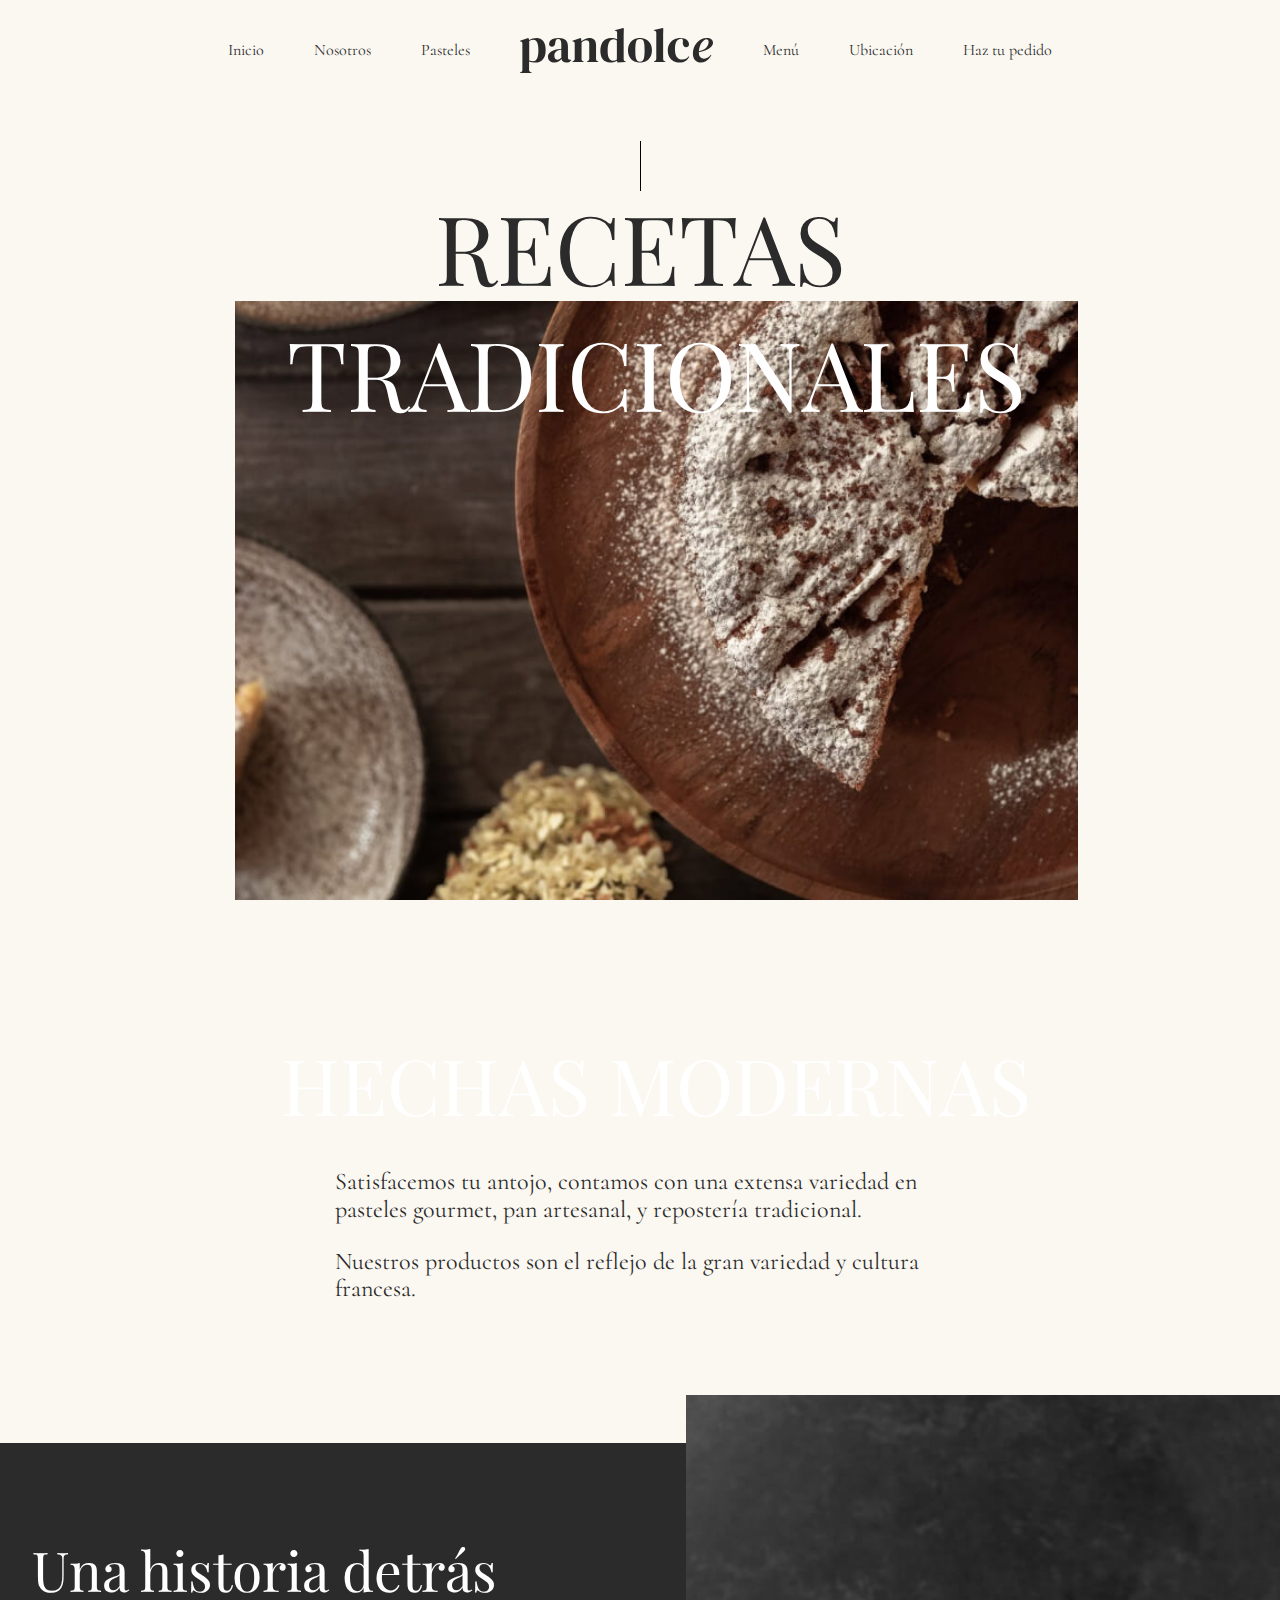
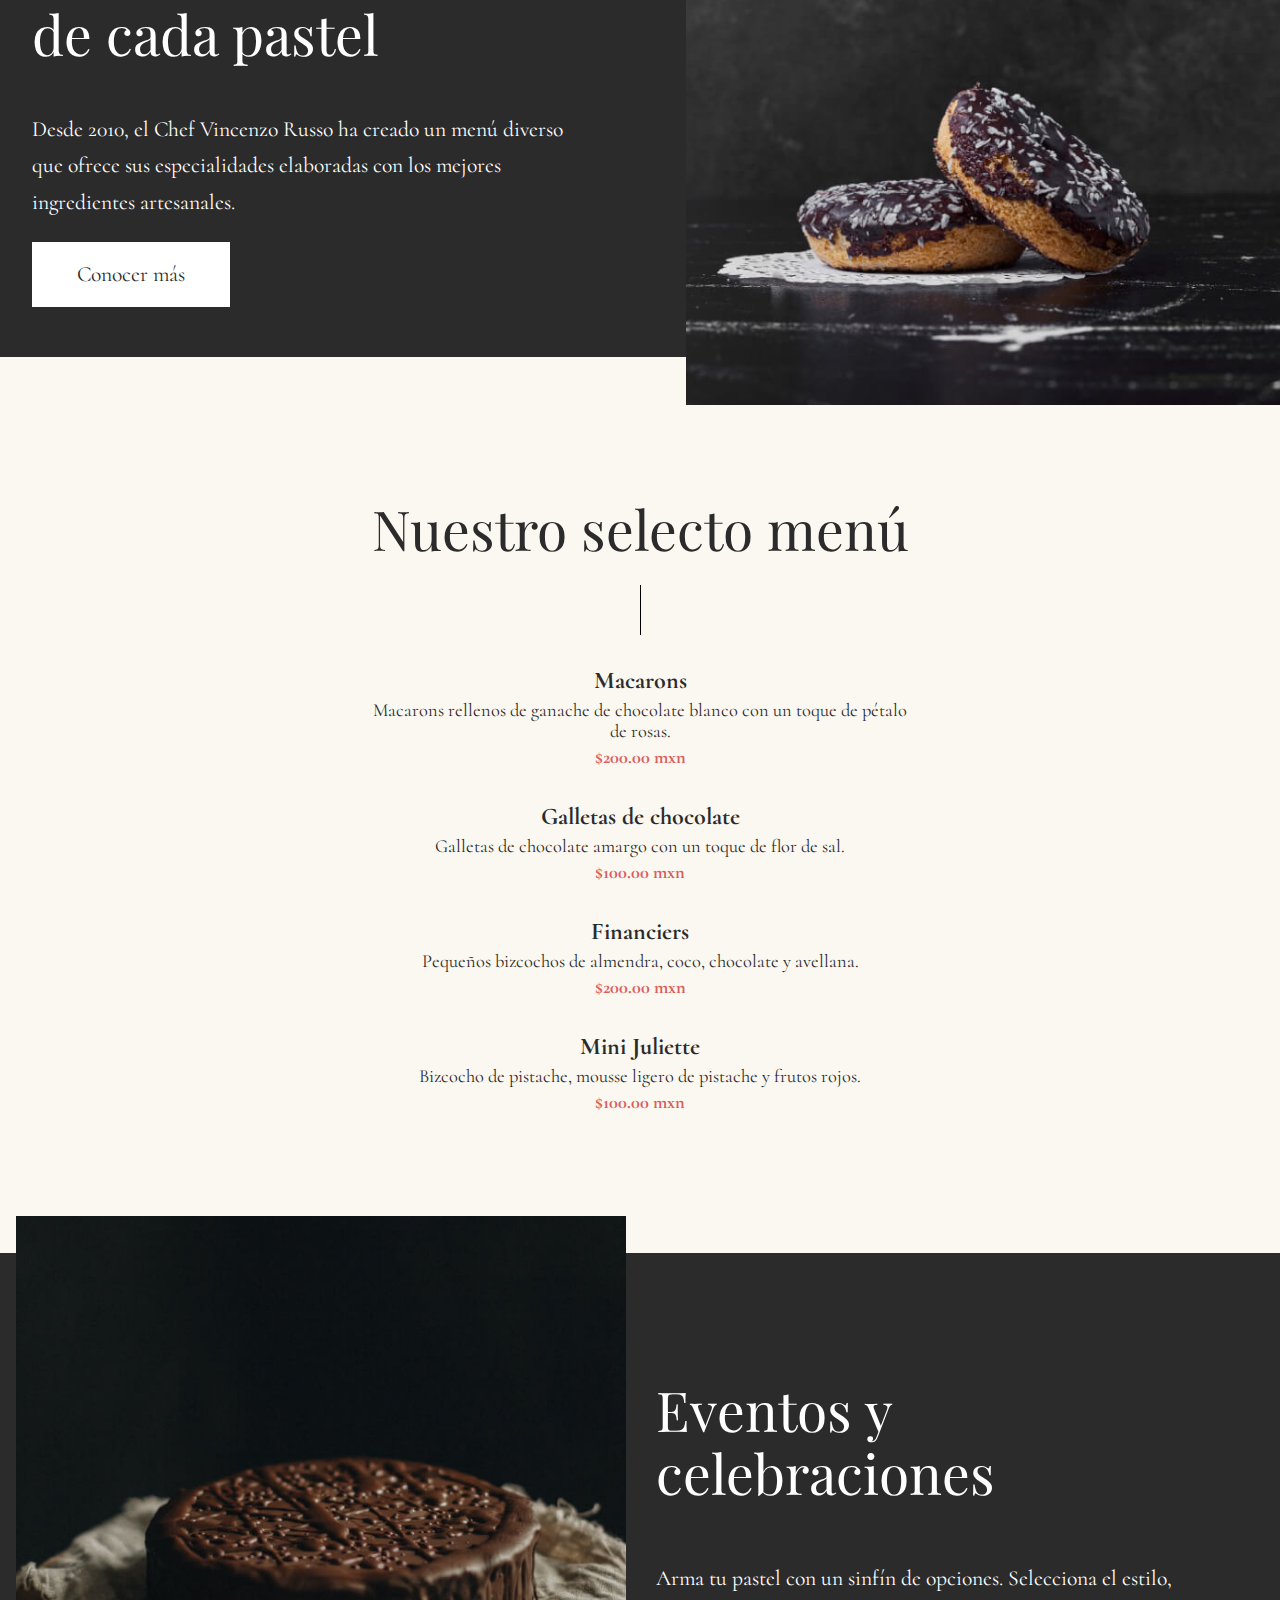
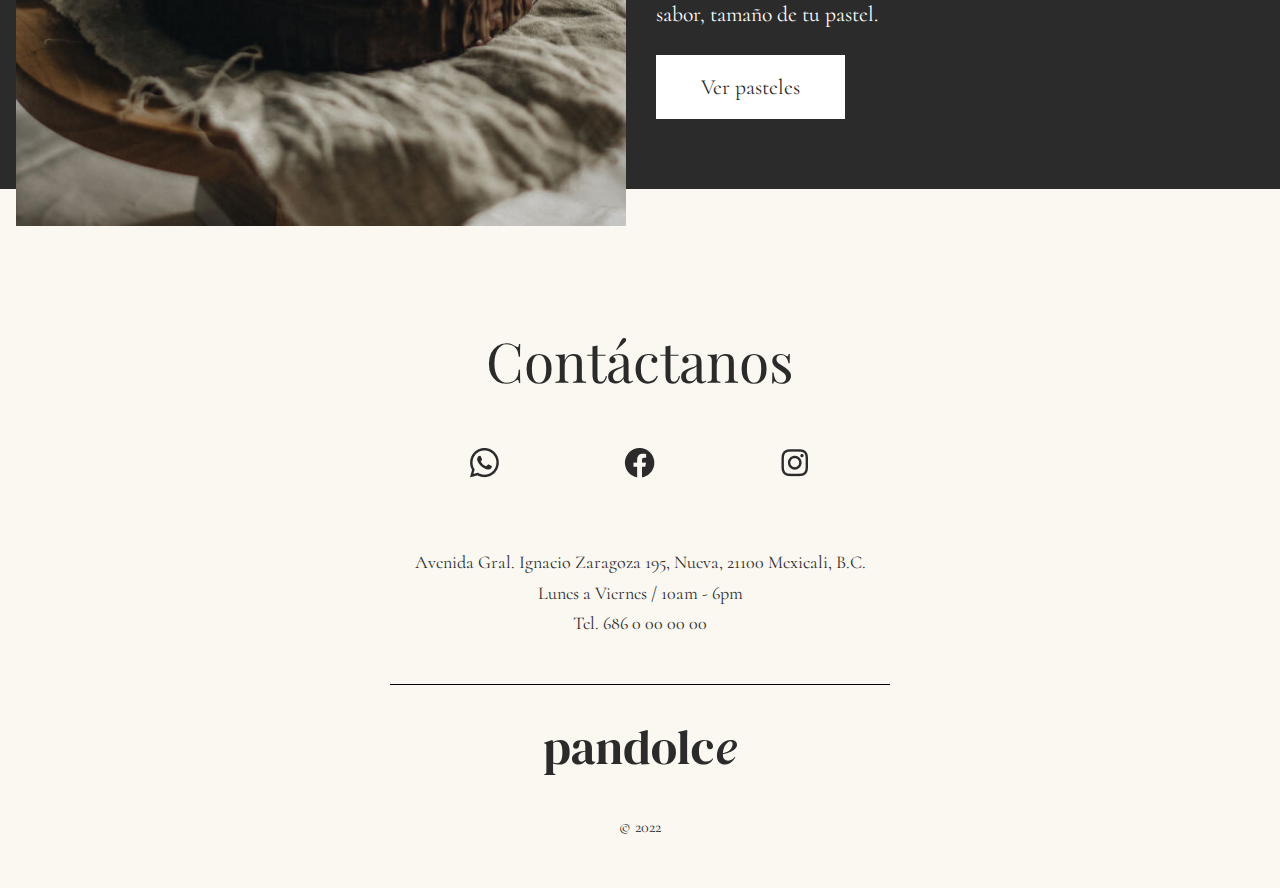
<file: 02 - HTML/index.html>
<!DOCTYPE html>
<html lang="es">
<head>
    <meta charset="utf-8">
    <meta name="viewport" content="width=device-width, initial-scale=1 maximum-scale=1.0, user-scalable=no">
    <title>pandolce - Pastelería gourmet</title>
    <meta name="theme-color" content="#000000">
    <meta name="msapplication-navbutton-color" content="#000000">
    <meta name="apple-mobile-web-app-status-bar-style" content="black">
    <link rel="icon" sizes="192x192" href="assets/img/favicon/favicon-192.png">
    <link rel="stylesheet" media="screen" href="assets/css/style.css">
</head>

<body>
    <!-- Navbar -->
    <nav class="navbar">
        <div class="container">
            <div class="navbar-item">
                <a href="index.html">Inicio</a>
            </div>
            <div class="navbar-item">
                <a href="nosotros.html">Nosotros</a>
            </div>
            <div class="navbar-item">
                <a href="pasteles.html">Pasteles</a>
            </div>
            <div class="navbar-brand">
                <a href="index.html">
                    <img src="assets/img/pandolce.svg" alt="pandolce">
                </a>
            </div>
            <div class="navbar-item">
                <a href="#menu">Menú</a>
            </div>
            <div class="navbar-item">
                <a href="nosotros.html#mapa">Ubicación</a>
            </div>
            <div class="navbar-item">
                <a href="contacto.html">Haz tu pedido</a>
            </div>
        </div>
    </nav>
    <!-- Seccion: Header -->
    <header class="header header--homepage">
        <hr>
        <div class="container">
            <div class="portada">
                <h1 class="titulo-principal">RECETAS</h1>
                
                <div class="imagen">
                    <h1 class="titulo-principal texto-blanco">TRADICIONALES</h1>
                    <h2 class="titulo-principal texto-blanco">HECHAS MODERNAS</h2>
                </div>
            </div>
            <div class="textos">
                <p>Satisfacemos tu antojo, contamos con una extensa variedad en pasteles gourmet, pan artesanal, y repostería
                tradicional.</p>
                <p>Nuestros productos son el reflejo de la gran variedad y cultura francesa.</p>
            </div>
        </div>
    </header>
    <!-- Seccion: Historia -->
    <div class="mini--historia">
        <div class="container">
            <div class="caja">
                <h2 class="titulo texto-blanco">Una historia detrás<br>
                de cada pastel</h2>
                <p class="texto-blanco">Desde 2010, el Chef Vincenzo Russo ha creado un menú diverso que ofrece sus especialidades elaboradas con los mejores ingredientes artesanales.</p>
                <a href="nosotros.html" class="button btn-blanco">Conocer más</a>
            </div>

            <img src="assets/img/home/mini-historia.jpg" alt="Historia">
        </div>
    </div>
    <!-- Seccion: Menu -->
    <div class="menu" id="menu">
        <div class="container">
            <h3 class="titulo">Nuestro selecto menú</h3>
            <hr>
            <div class="producto">
                <h4>Macarons</h4>
                <p>Macarons rellenos de ganache de chocolate blanco con un toque de pétalo de rosas.</p>
                <p><b>$200.00 mxn</b></p>
            </div>
            
            <div class="producto">
                <h4>Galletas de chocolate</h4>
                <p>Galletas de chocolate amargo con un toque de flor de sal.</p>
                <p><b>$100.00 mxn</b></p>
            </div>
            
            <div class="producto">
                <h4>Financiers</h4>
                <p>Pequeños bizcochos de almendra, coco, chocolate y avellana.</p>
                <p><b>$200.00 mxn</b></p>
            </div>

            <div class="producto">
                <h4>Mini Juliette</h4>
                <p>Bizcocho de pistache, mousse ligero de pistache y frutos rojos.</p>
                <p><b>$100.00 mxn</b></p>
            </div>

        </div>
    </div>
    <!-- Seccion: Eventos -->
    <div class="eventos">
        <div class="container">
            <img src="assets/img/home/eventos.jpg" alt="Historia">
            <div class="caja">
                <h3 class="titulo texto-blanco">Eventos y<br>
                celebraciones</h3>
                <p class="texto-blanco">Arma tu pastel con un sinfín de opciones. Selecciona el estilo, sabor, tamaño de tu pastel.</p>
                <a href="pasteles.html" class="button btn-blanco">Ver pasteles</a>
            </div>
        </div>
    </div>
    <!-- Seccion: Contactanos -->
    <div class="contactanos">
        <div class="container">
            <h3 class="titulo">Contáctanos</h3>

            <div class="enlaces">
                <div><a href="https://wa.me/" target="_noblank"><img src="assets/img/redes/whatsapp.png" alt=""></a></div>
                <div><a href="https://www.facebook.com/" target="_noblank"><img src="assets/img/redes/facebook.png" alt=""></a></div>
                <div><a href="https://www.instagram.com/?hl=es" target="_noblank"><img src="assets/img/redes/instagram.png" alt=""></a></div>
            </div>
            <p>Avenida Gral. Ignacio Zaragoza 195, Nueva, 21100 Mexicali, B.C.</p>
            <p>Lunes a Viernes / 10am - 6pm</p>
            <p>Tel. <a href="tel:6860000000">686 0 00 00 00</a></p>

            <hr>
        </div>
    </div>
    <!-- Footer -->
    <footer class="footer">
        <img src="assets/img/pandolce.svg" alt="pandolce">
        <p>© 2022</p>
    </footer>
    

</body>

</html>
</file>
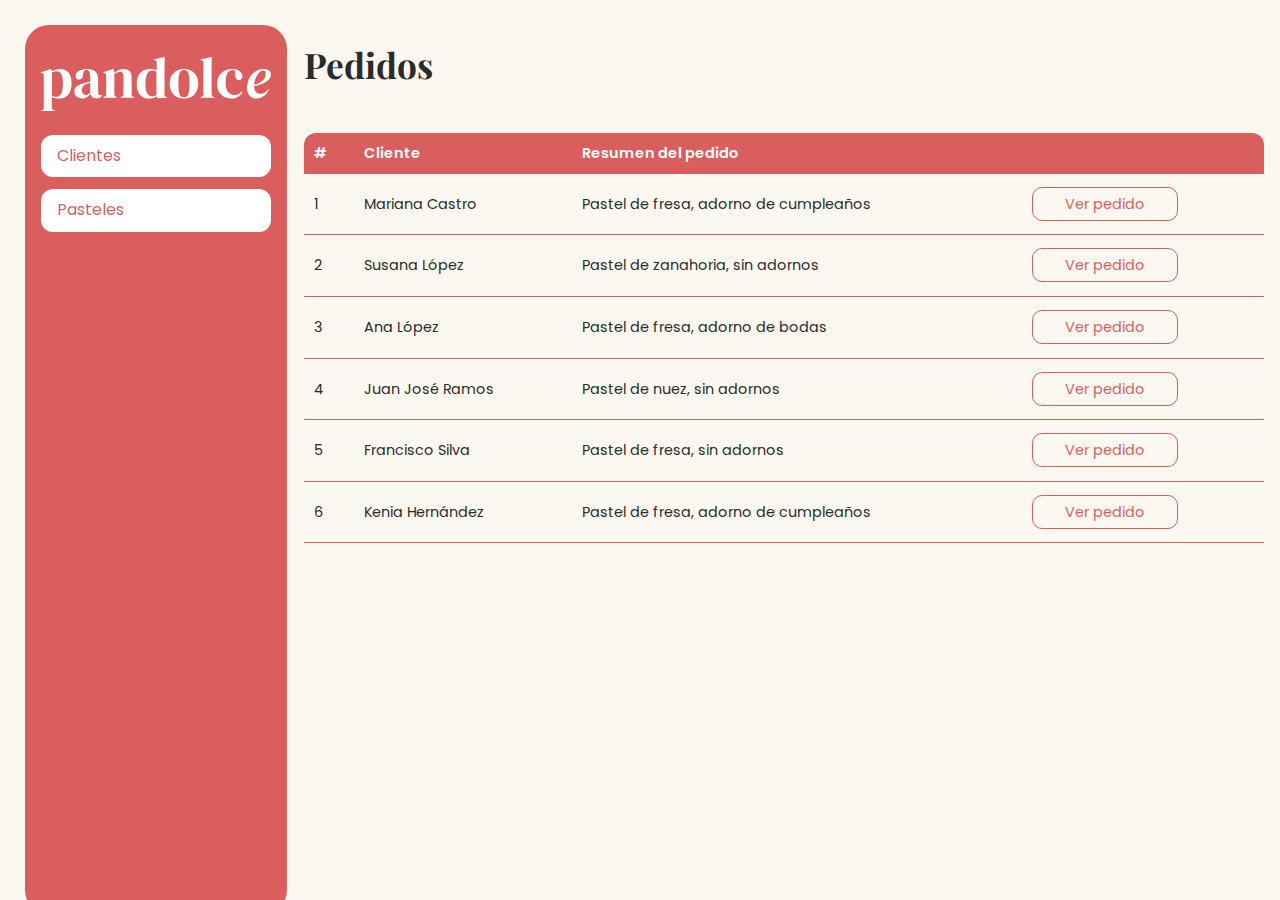
<file: 02 - HTML/pandolce/plataforma/index.html>
<!DOCTYPE html>
<html lang="es">
<head>
    <meta charset="utf-8">
    <meta name="viewport" content="width=device-width, initial-scale=1 maximum-scale=1.0, user-scalable=no">
    <title>pandolce - Dashboard</title>
    <meta name="theme-color" content="#000000">
    <meta name="msapplication-navbutton-color" content="#000000">
    <meta name="apple-mobile-web-app-status-bar-style" content="black">
    <link rel="icon" sizes="192x192" href="../assets/img/favicon/favicon-192-2.png">
    <link rel="stylesheet" media="screen" href="../assets/css/style.css">
</head>

<body>
    <div class="dashboard">
        <!-- Sidebar -->
        <aside class="side">
            <img src="../assets/img/pandolce-blanco.svg" alt="pandolce" width="100%">
            <nav class="sidebar">
                <div class="navbar-item">
                    <a href="index.html">Clientes</a>
                </div>
                <div class="navbar-item">
                    <a href="pasteles.html">Pasteles</a>
                </div>
                
            </nav>
        </aside>
        <!-- Seccion: Contenido -->
        <div class="contenido">
            <h2 class="titulo">Pedidos</h2>
            <br>
            <table>
                <thead>
                    <tr>
                        <th>#</th>
                        <th>Cliente</th>
                        <th>Resumen del pedido</th>
                        <th></th>
                    </tr>
                </thead>

                <tbody>
                    <tr>
                        <td>1</td>
                        <td>Mariana Castro</td>
                        <td>Pastel de fresa, adorno de cumpleaños</td>
                        <td><a href="pedido-individual.html">Ver pedido</a></td>
                    </tr>
                    <tr>
                        <td>2</td>
                        <td>Susana López</td>
                        <td>Pastel de zanahoria, sin adornos</td>
                        <td><a href="pedido-individual.html">Ver pedido</a></td>
                    </tr>
                    <tr>
                        <td>3</td>
                        <td>Ana López</td>
                        <td>Pastel de fresa, adorno de bodas</td>
                        <td><a href="pedido-individual.html">Ver pedido</a></td>
                    </tr>
                    <tr>
                        <td>4</td>
                        <td>Juan José Ramos</td>
                        <td>Pastel de nuez, sin adornos</td>
                        <td><a href="pedido-individual.html">Ver pedido</a></td>
                    </tr>
                    <tr>
                        <td>5</td>
                        <td>Francisco Silva</td>
                        <td>Pastel de fresa, sin adornos</td>
                        <td><a href="pedido-individual.html">Ver pedido</a></td>
                    </tr>
                    <tr>
                        <td>6</td>
                        <td>Kenia Hernández</td>
                        <td>Pastel de fresa, adorno de cumpleaños</td>
                        <td><a href="pedido-individual.html">Ver pedido</a></td>
                    </tr>
                </tbody>
            </table>
        </div>
    </div>
</body>

</html>
</file>
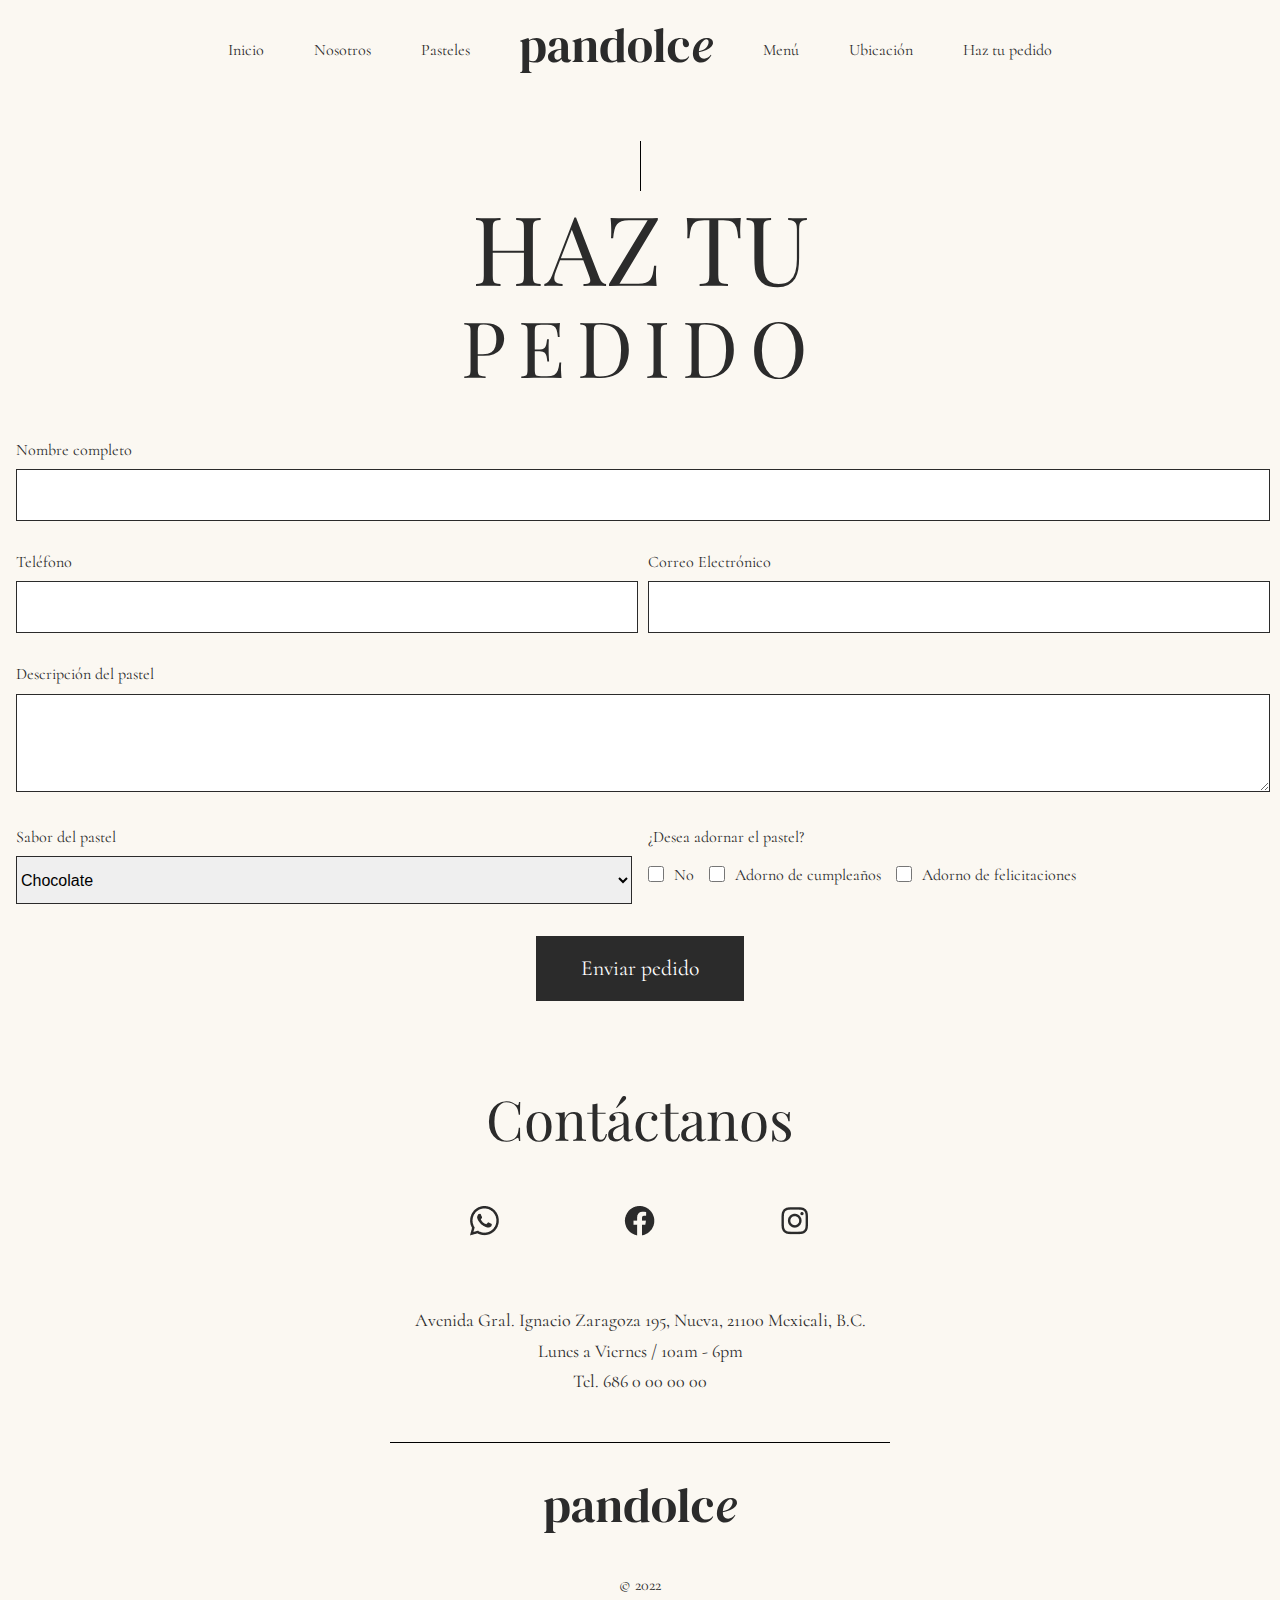
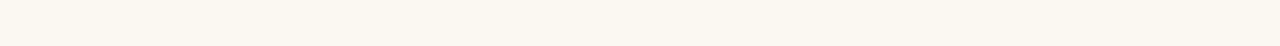
<file: 02 - HTML/contacto.html>
<!DOCTYPE html>
<html lang="es">
<head>
    <meta charset="utf-8">
    <meta name="viewport" content="width=device-width, initial-scale=1 maximum-scale=1.0, user-scalable=no">
    <title>pandolce - Pastelería gourmet</title>
    <meta name="theme-color" content="#000000">
    <meta name="msapplication-navbutton-color" content="#000000">
    <meta name="apple-mobile-web-app-status-bar-style" content="black">
    <link rel="icon" sizes="192x192" href="assets/img/favicon/favicon-192.png">
    <link rel="stylesheet" media="screen" href="assets/css/style.css">
</head>

<body>
    <!-- Navbar -->
    <nav class="navbar">
        <div class="container">
            <div class="navbar-item">
                <a href="index.html">Inicio</a>
            </div>
            <div class="navbar-item">
                <a href="nosotros.html">Nosotros</a>
            </div>
            <div class="navbar-item">
                <a href="pasteles.html">Pasteles</a>
            </div>
            <div class="navbar-brand">
                <a href="index.html">
                    <img src="assets/img/pandolce.svg" alt="pandolce">
                </a>
            </div>
            <div class="navbar-item">
                <a href="index.html#menu">Menú</a>
            </div>
            <div class="navbar-item">
                <a href="nosotros.html#mapa">Ubicación</a>
            </div>
            <div class="navbar-item">
                <a href="contacto.html">Haz tu pedido</a>
            </div>
        </div>
    </nav>
    <!-- Seccion: Header -->
    <header class="header header--contacto">
        <hr>
        <div class="container">
            <div class="portada">
                <h1 class="titulo-principal">HAZ TU</h1>
                <h2 class="titulo-principal">PEDIDO</h2>
            </div>
        </div>
    </header>
    <!-- Seccion: Formulario de contacto -->
    <div class="formulario">
        <div class="container">
            <form action="">

                <div class="campo">
                    <label for="">Nombre completo</label>
                    <input type="text">
                </div>

                <div class="campo">
                    <label for="">Teléfono</label>
                    <input type="number">
                </div>

                <div class="campo">
                    <label for="">Correo Electrónico</label>
                    <input type="email">
                </div>

                <div class="campo">
                    <label for="">Descripción del pastel</label>
                    <textarea name="" id="" cols="30" rows="5"></textarea>
                </div>

                <div class="campo">
                    <label for="">Sabor del pastel</label>
                    <select name="sabores" id="sabores">
                        <option>Chocolate</option>
                        <option>Vainilla</option>
                        <option>Fresa</option>
                        <option>Nuez</option>
                        <option>Zanahoria</option>
                    </select>
                </div>

                <div class="campo">
                    <label for="">¿Desea adornar el pastel?</label>
                    <div class="elementos">
                        <div>
                            <input type="checkbox" id="no" name="no">
                            <label for="no">No</label>
                        </div>
                        
                        <div>
                            <input type="checkbox" id="adornocumple" name="adornocumple">
                            <label for="adornocumple">Adorno de cumpleaños</label>
                        </div>
                        <div>
                            <input type="checkbox" id="adornonormal" name="adornonormal">
                            <label for="adornonormal">Adorno de felicitaciones</label>
                        </div>

                    </div>
                </div>

                <div class="campo">
                    <button class="button btn-negro" type="submit">Enviar pedido</button>
                </div>

            </form>


        </div>
    </div>



    <!-- Seccion: Contactanos -->
    <div class="contactanos">
        <div class="container">
            <h3 class="titulo">Contáctanos</h3>

            <div class="enlaces">
                <div><a href="https://wa.me/" target="_noblank"><img src="assets/img/redes/whatsapp.png" alt=""></a></div>
                <div><a href="https://www.facebook.com/" target="_noblank"><img src="assets/img/redes/facebook.png" alt=""></a></div>
                <div><a href="https://www.instagram.com/?hl=es" target="_noblank"><img src="assets/img/redes/instagram.png" alt=""></a></div>
            </div>
            <p>Avenida Gral. Ignacio Zaragoza 195, Nueva, 21100 Mexicali, B.C.</p>
            <p>Lunes a Viernes / 10am - 6pm</p>
            <p>Tel. <a href="tel:6860000000">686 0 00 00 00</a></p>

            <hr>
        </div>
    </div>
    <!-- Footer -->
    <footer class="footer">
        <img src="assets/img/pandolce.svg" alt="pandolce">
        <p>© 2022</p>
    </footer>
    

</body>

</html>
</file>
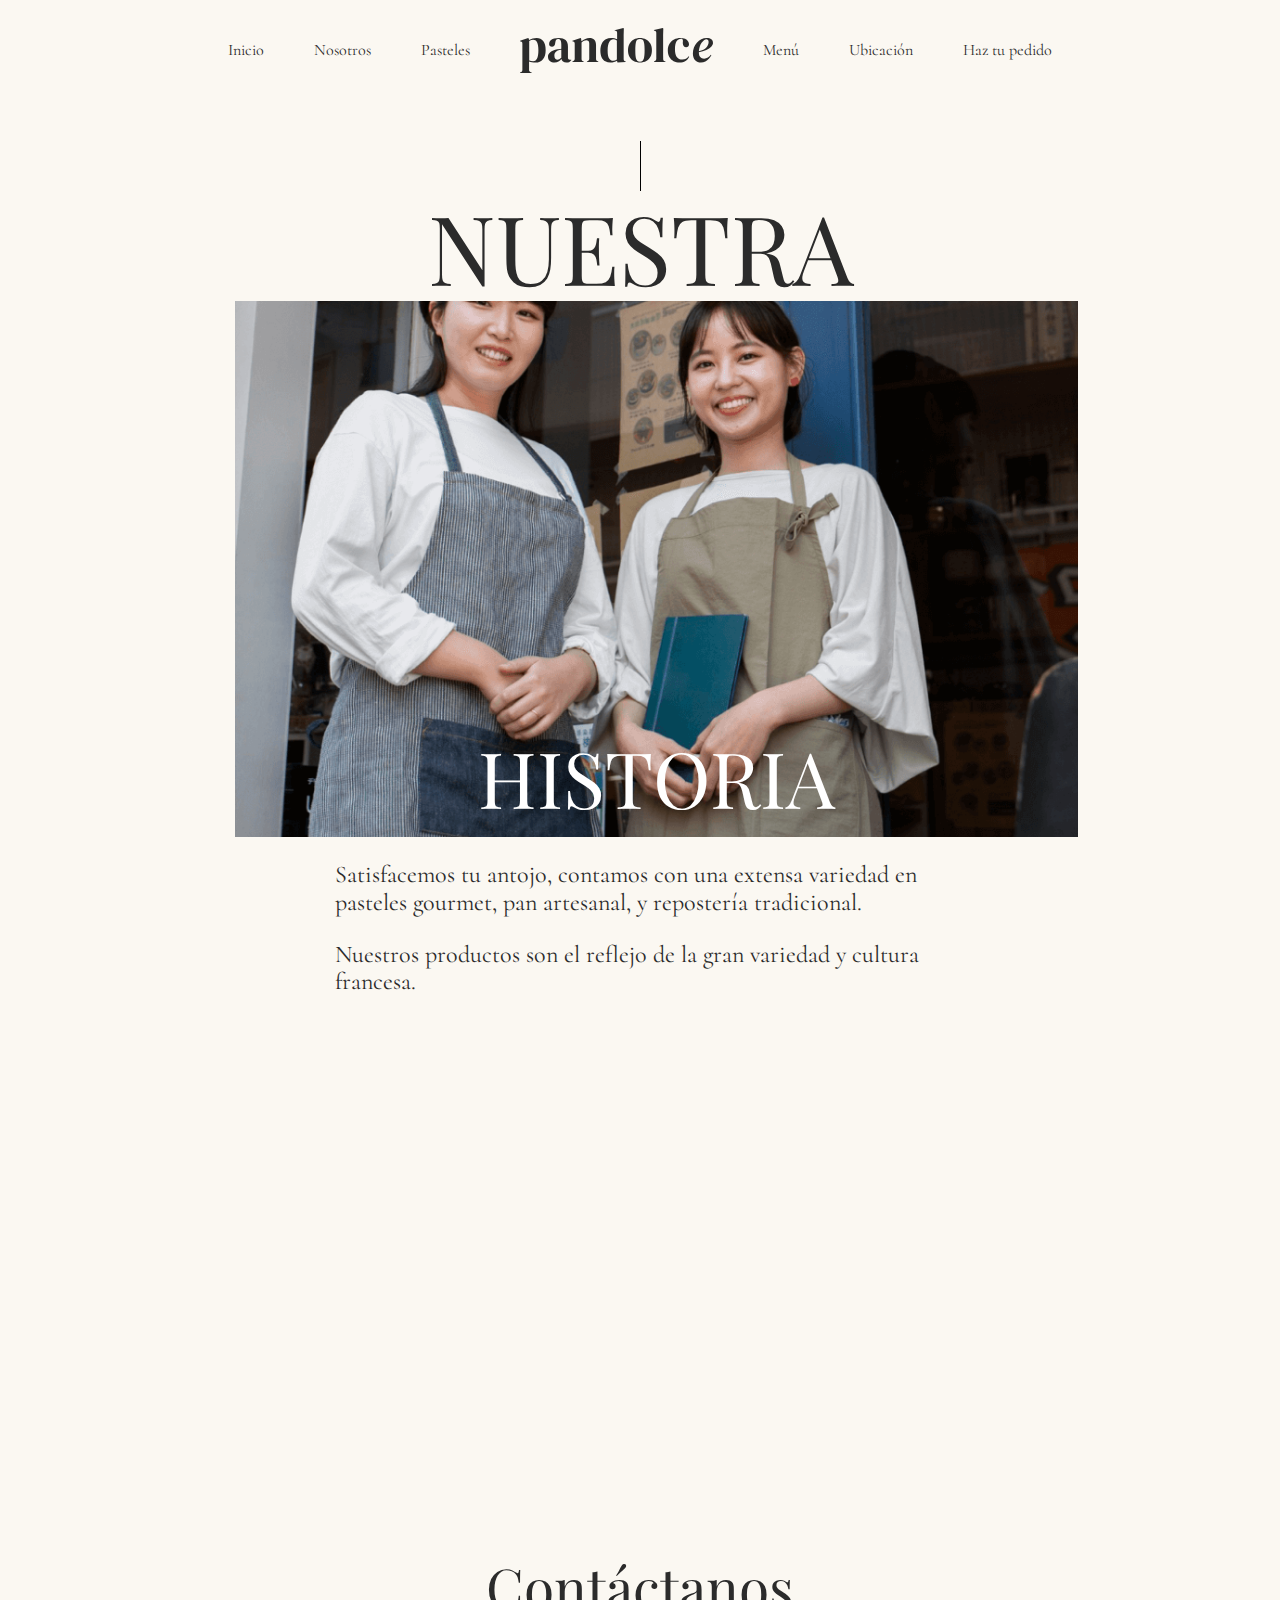
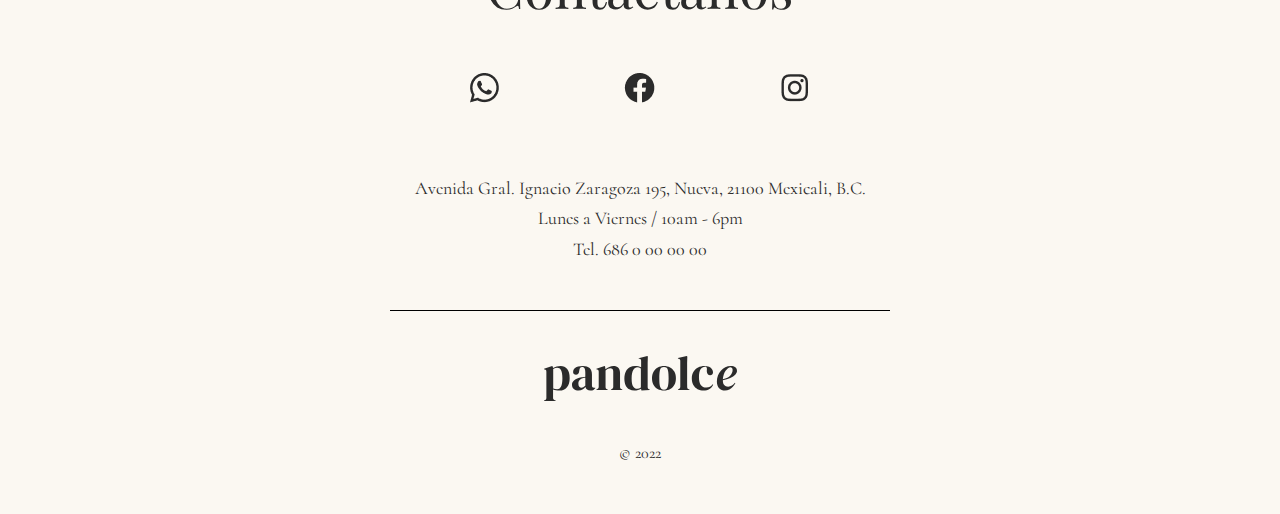
<file: 02 - HTML/nosotros.html>
<!DOCTYPE html>
<html lang="es">
<head>
    <meta charset="utf-8">
    <meta name="viewport" content="width=device-width, initial-scale=1 maximum-scale=1.0, user-scalable=no">
    <title>pandolce - Pastelería gourmet</title>
    <meta name="theme-color" content="#000000">
    <meta name="msapplication-navbutton-color" content="#000000">
    <meta name="apple-mobile-web-app-status-bar-style" content="black">
    <link rel="icon" sizes="192x192" href="assets/img/favicon/favicon-192.png">
    <link rel="stylesheet" media="screen" href="assets/css/style.css">
</head>

<body>
    <!-- Navbar -->
    <nav class="navbar">
        <div class="container">
            <div class="navbar-item">
                <a href="index.html">Inicio</a>
            </div>
            <div class="navbar-item">
                <a href="nosotros.html">Nosotros</a>
            </div>
            <div class="navbar-item">
                <a href="pasteles.html">Pasteles</a>
            </div>
            <div class="navbar-brand">
                <a href="index.html">
                    <img src="assets/img/pandolce.svg" alt="pandolce">
                </a>
            </div>
            <div class="navbar-item">
                <a href="index.html#menu">Menú</a>
            </div>
            <div class="navbar-item">
                <a href="#mapa">Ubicación</a>
            </div>
            <div class="navbar-item">
                <a href="contacto.html">Haz tu pedido</a>
            </div>
        </div>
    </nav>
    <!-- Seccion: Header -->
    <header class="header header--nosotros">
        <hr>
        <div class="container">
            <div class="portada">
                <h1 class="titulo-principal">NUESTRA</h1>
                
                <div class="imagen">
                    <h2 class="titulo-principal texto-blanco">HISTORIA</h2>
                </div>
            </div>
            <div class="textos">
                <p>Satisfacemos tu antojo, contamos con una extensa variedad en pasteles gourmet, pan artesanal, y repostería
                tradicional.</p>
                <p>Nuestros productos son el reflejo de la gran variedad y cultura francesa.</p>
            </div>
        </div>
    </header>
    <!-- Seccion: Mapa -->
    <div id="mapa">
        <iframe
            src="https://www.google.com/maps/embed?pb=!1m18!1m12!1m3!1d1679.4635083824064!2d-115.46072534180152!3d32.661386253336744!2m3!1f0!2f0!3f0!3m2!1i1024!2i768!4f13.1!3m3!1m2!1s0x80d770118981f8c3%3A0x24b94795c874f1a6!2sC.%20J%20%26%20Avenida%20Gral.%20Ignacio%20Zaragoza%2C%20Nueva%2C%2021100%20Mexicali%2C%20B.C.!5e0!3m2!1ses-419!2smx!4v1646540280665!5m2!1ses-419!2smx"
            width="100%" height="450" style="border:0;" allowfullscreen="" loading="lazy"></iframe>
    </div>

    <!-- Seccion: Contactanos -->
    <div class="contactanos">
        <div class="container">
            <h3 class="titulo">Contáctanos</h3>

            <div class="enlaces">
                <div><a href="https://wa.me/" target="_noblank"><img src="assets/img/redes/whatsapp.png" alt=""></a></div>
                <div><a href="https://www.facebook.com/" target="_noblank"><img src="assets/img/redes/facebook.png" alt=""></a></div>
                <div><a href="https://www.instagram.com/?hl=es" target="_noblank"><img src="assets/img/redes/instagram.png" alt=""></a></div>
            </div>
            <p>Avenida Gral. Ignacio Zaragoza 195, Nueva, 21100 Mexicali, B.C.</p>
            <p>Lunes a Viernes / 10am - 6pm</p>
            <p>Tel. <a href="tel:6860000000">686 0 00 00 00</a></p>

            <hr>
        </div>
    </div>
    <!-- Footer -->
    <footer class="footer">
        <img src="assets/img/pandolce.svg" alt="pandolce">
        <p>© 2022</p>
    </footer>
    

</body>

</html>
</file>
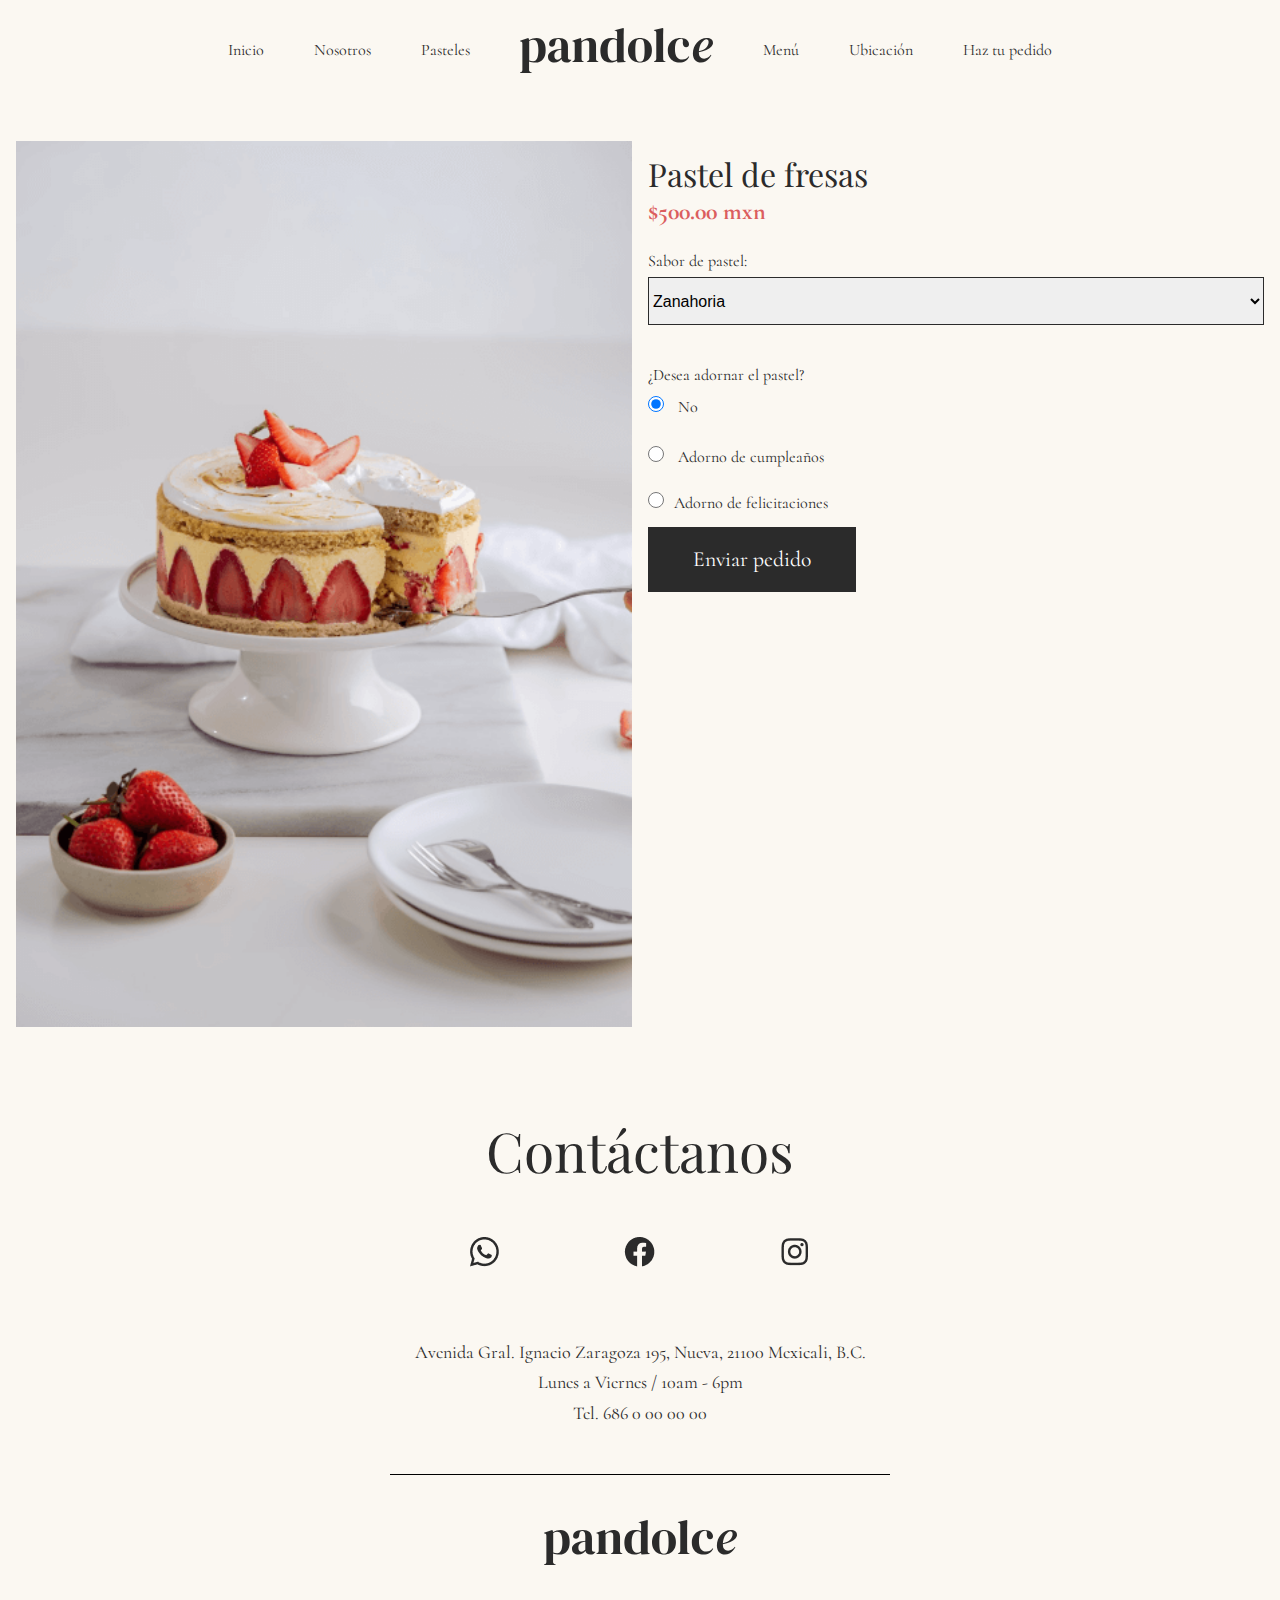
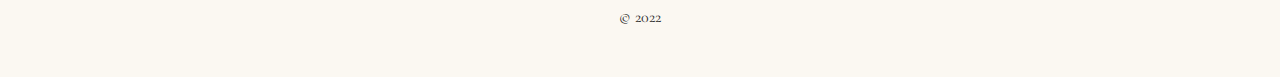
<file: 02 - HTML/pastel-fresas.html>
<!DOCTYPE html>
<html lang="es">
<head>
    <meta charset="utf-8">
    <meta name="viewport" content="width=device-width, initial-scale=1 maximum-scale=1.0, user-scalable=no">
    <title>pandolce - Pastelería gourmet</title>
    <meta name="theme-color" content="#000000">
    <meta name="msapplication-navbutton-color" content="#000000">
    <meta name="apple-mobile-web-app-status-bar-style" content="black">
    <link rel="icon" sizes="192x192" href="assets/img/favicon/favicon-192.png">
    <link rel="stylesheet" media="screen" href="assets/css/style.css">
</head>

<body>
    <!-- Navbar -->
    <nav class="navbar">
        <div class="container">
            <div class="navbar-item">
                <a href="index.html">Inicio</a>
            </div>
            <div class="navbar-item">
                <a href="nosotros.html">Nosotros</a>
            </div>
            <div class="navbar-item">
                <a href="pasteles.html">Pasteles</a>
            </div>
            <div class="navbar-brand">
                <a href="index.html">
                    <img src="assets/img/pandolce.svg" alt="pandolce">
                </a>
            </div>
            <div class="navbar-item">
                <a href="index.html#menu">Menú</a>
            </div>
            <div class="navbar-item">
                <a href="nosotros.html#mapa">Ubicación</a>
            </div>
            <div class="navbar-item">
                <a href="contacto.html">Haz tu pedido</a>
            </div>
        </div>
    </nav>
    <!-- Seccion: Pastel individual -->
    <div class="pasteles--individual">
        <div class="container">

            <div class="elemento">
                <img src="assets/img/pasteles/portada-fresas.png" alt="Pastel de nuez">
            </div>

            <div class="elemento">
                <h4>Pastel de fresas</h4>
                <h5><b>$500.00 mxn</b></h5>
                <form action="">
                
                    <div class="campo">
                        <label for="sabores">Sabor de pastel:</label>
                        <select name="sabores" id="sabores">
                            <option>Zanahoria</option>
                        </select>
                    </div>
                    <br>
                    <div class="campo">
                        <label for="">¿Desea adornar el pastel?</label><br>
                        <div class="elementos">
                            <div>
                                <input type="radio" id="no" name="adorno" checked>
                                <label for="no">No</label>
                                <br><br>
                                <input type="radio" id="adornocumple" name="adorno">
                                <label for="adornocumple">Adorno de cumpleaños</label>
                                <br><br>
                                <input type="radio" id="adornonormal" name="adorno">Adorno de felicitaciones</label>
                            </div>
                    
                        </div>
                    </div>
                    
                    <div class="campo">
                        <button class="button btn-negro" type="submit">Enviar pedido</button>
                    </div>

                
                </form>
            </div>

        </div>
    </div>

    <!-- Seccion: Contactanos -->
    <div class="contactanos">
        <div class="container">
            <h3 class="titulo">Contáctanos</h3>

            <div class="enlaces">
                <div><a href="https://wa.me/" target="_noblank"><img src="assets/img/redes/whatsapp.png" alt=""></a></div>
                <div><a href="https://www.facebook.com/" target="_noblank"><img src="assets/img/redes/facebook.png" alt=""></a></div>
                <div><a href="https://www.instagram.com/?hl=es" target="_noblank"><img src="assets/img/redes/instagram.png" alt=""></a></div>
            </div>
            <p>Avenida Gral. Ignacio Zaragoza 195, Nueva, 21100 Mexicali, B.C.</p>
            <p>Lunes a Viernes / 10am - 6pm</p>
            <p>Tel. <a href="tel:6860000000">686 0 00 00 00</a></p>

            <hr>
        </div>
    </div>
    <!-- Footer -->
    <footer class="footer">
        <img src="assets/img/pandolce.svg" alt="pandolce">
        <p>© 2022</p>
    </footer>
    

</body>

</html>
</file>
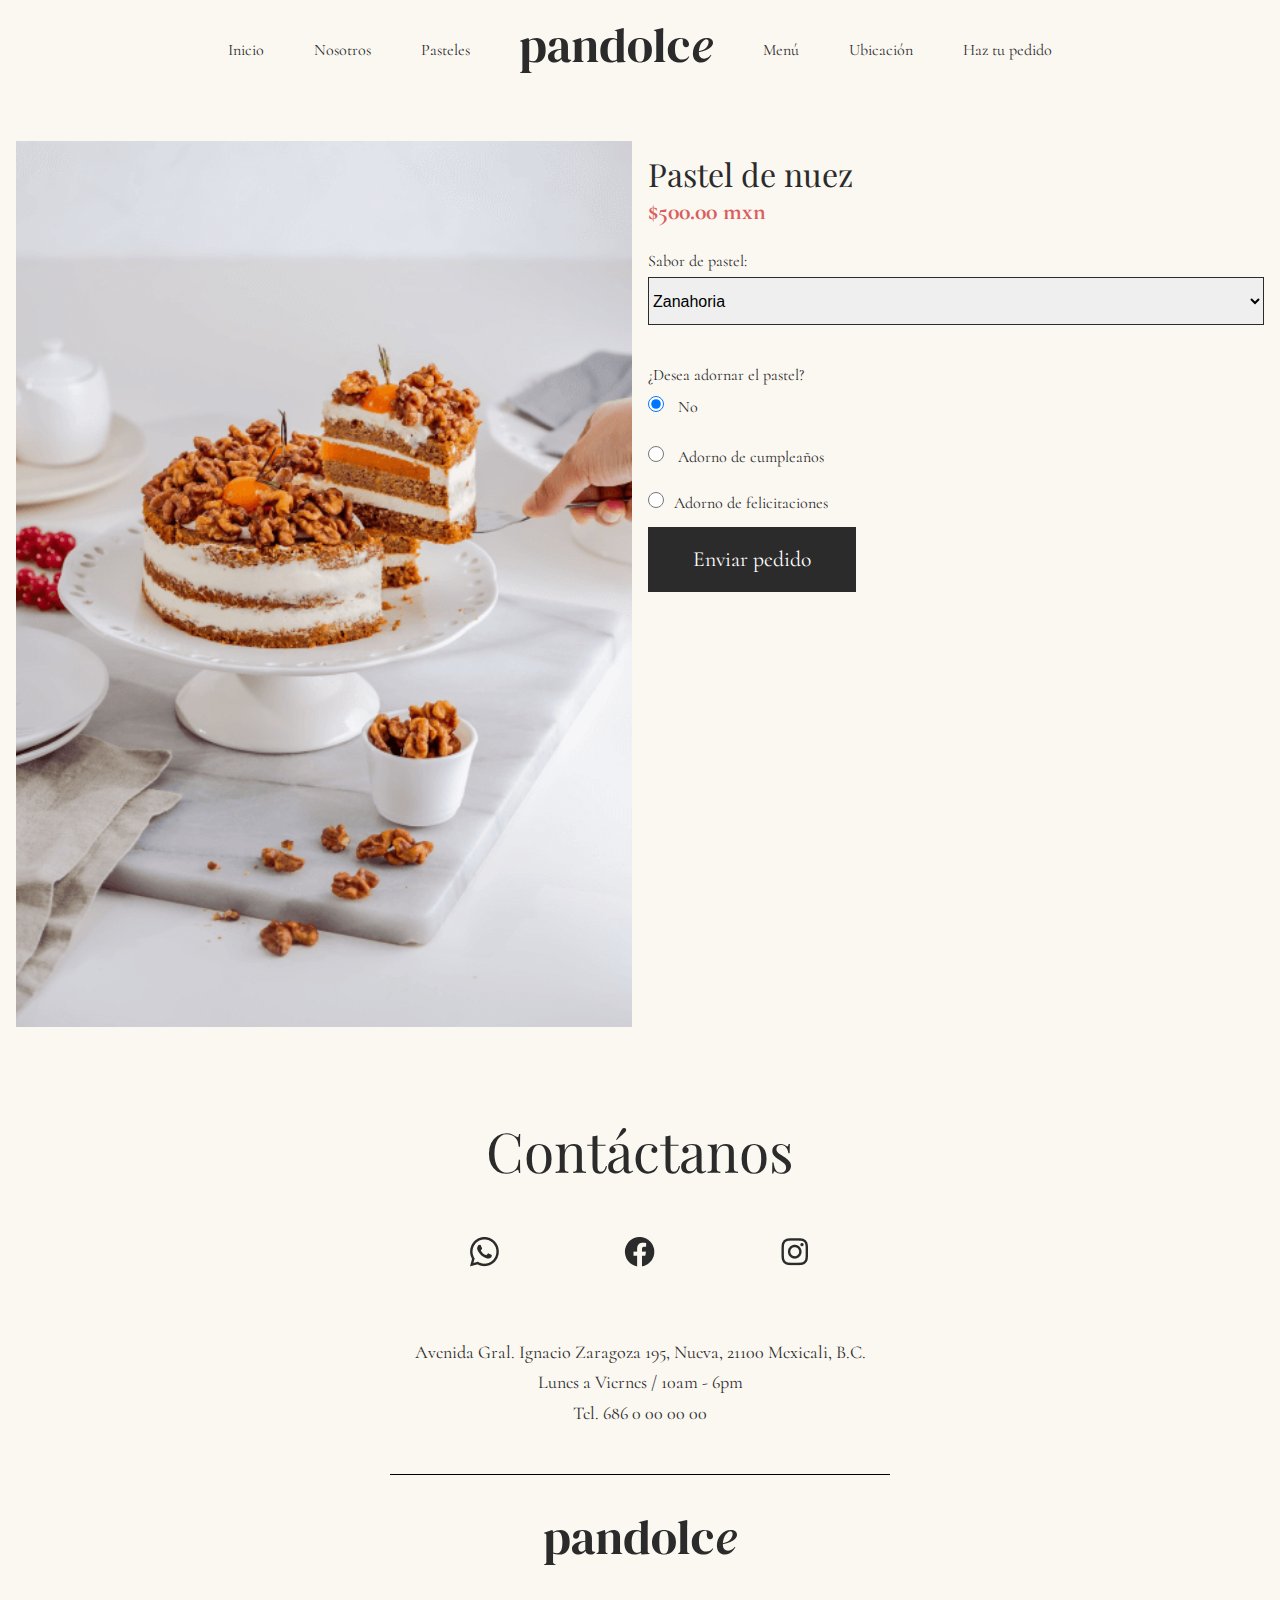
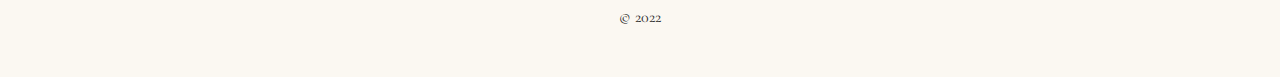
<file: 02 - HTML/pastel-nuez.html>
<!DOCTYPE html>
<html lang="es">
<head>
    <meta charset="utf-8">
    <meta name="viewport" content="width=device-width, initial-scale=1 maximum-scale=1.0, user-scalable=no">
    <title>pandolce - Pastelería gourmet</title>
    <meta name="theme-color" content="#000000">
    <meta name="msapplication-navbutton-color" content="#000000">
    <meta name="apple-mobile-web-app-status-bar-style" content="black">
    <link rel="icon" sizes="192x192" href="assets/img/favicon/favicon-192.png">
    <link rel="stylesheet" media="screen" href="assets/css/style.css">
</head>

<body>
    <!-- Navbar -->
    <nav class="navbar">
        <div class="container">
            <div class="navbar-item">
                <a href="index.html">Inicio</a>
            </div>
            <div class="navbar-item">
                <a href="nosotros.html">Nosotros</a>
            </div>
            <div class="navbar-item">
                <a href="pasteles.html">Pasteles</a>
            </div>
            <div class="navbar-brand">
                <a href="index.html">
                    <img src="assets/img/pandolce.svg" alt="pandolce">
                </a>
            </div>
            <div class="navbar-item">
                <a href="index.html#menu">Menú</a>
            </div>
            <div class="navbar-item">
                <a href="nosotros.html#mapa">Ubicación</a>
            </div>
            <div class="navbar-item">
                <a href="contacto.html">Haz tu pedido</a>
            </div>
        </div>
    </nav>
    <!-- Seccion: Pastel individual -->
    <div class="pasteles--individual">
        <div class="container">

            <div class="elemento">
                <img src="assets/img/pasteles/portada-nuez.png" alt="Pastel de nuez">
            </div>

            <div class="elemento">
                <h4>Pastel de nuez</h4>
                <h5><b>$500.00 mxn</b></h5>
                <form action="">
                
                    <div class="campo">
                        <label for="sabores">Sabor de pastel:</label>
                        <select name="sabores" id="sabores">
                            <option>Zanahoria</option>
                        </select>
                    </div>
                    <br>
                    <div class="campo">
                        <label for="">¿Desea adornar el pastel?</label><br>
                        <div class="elementos">
                            <div>
                                <input type="radio" id="no" name="adorno" checked>
                                <label for="no">No</label>
                                <br><br>
                                <input type="radio" id="adornocumple" name="adorno">
                                <label for="adornocumple">Adorno de cumpleaños</label>
                                <br><br>
                                <input type="radio" id="adornonormal" name="adorno">Adorno de felicitaciones</label>
                            </div>
                    
                        </div>
                    </div>
                    
                    <div class="campo">
                        <button class="button btn-negro" type="submit">Enviar pedido</button>
                    </div>

                
                </form>
            </div>

        </div>
    </div>

    <!-- Seccion: Contactanos -->
    <div class="contactanos">
        <div class="container">
            <h3 class="titulo">Contáctanos</h3>

            <div class="enlaces">
                <div><a href="https://wa.me/" target="_noblank"><img src="assets/img/redes/whatsapp.png" alt=""></a></div>
                <div><a href="https://www.facebook.com/" target="_noblank"><img src="assets/img/redes/facebook.png" alt=""></a></div>
                <div><a href="https://www.instagram.com/?hl=es" target="_noblank"><img src="assets/img/redes/instagram.png" alt=""></a></div>
            </div>
            <p>Avenida Gral. Ignacio Zaragoza 195, Nueva, 21100 Mexicali, B.C.</p>
            <p>Lunes a Viernes / 10am - 6pm</p>
            <p>Tel. <a href="tel:6860000000">686 0 00 00 00</a></p>

            <hr>
        </div>
    </div>
    <!-- Footer -->
    <footer class="footer">
        <img src="assets/img/pandolce.svg" alt="pandolce">
        <p>© 2022</p>
    </footer>
    

</body>

</html>
</file>
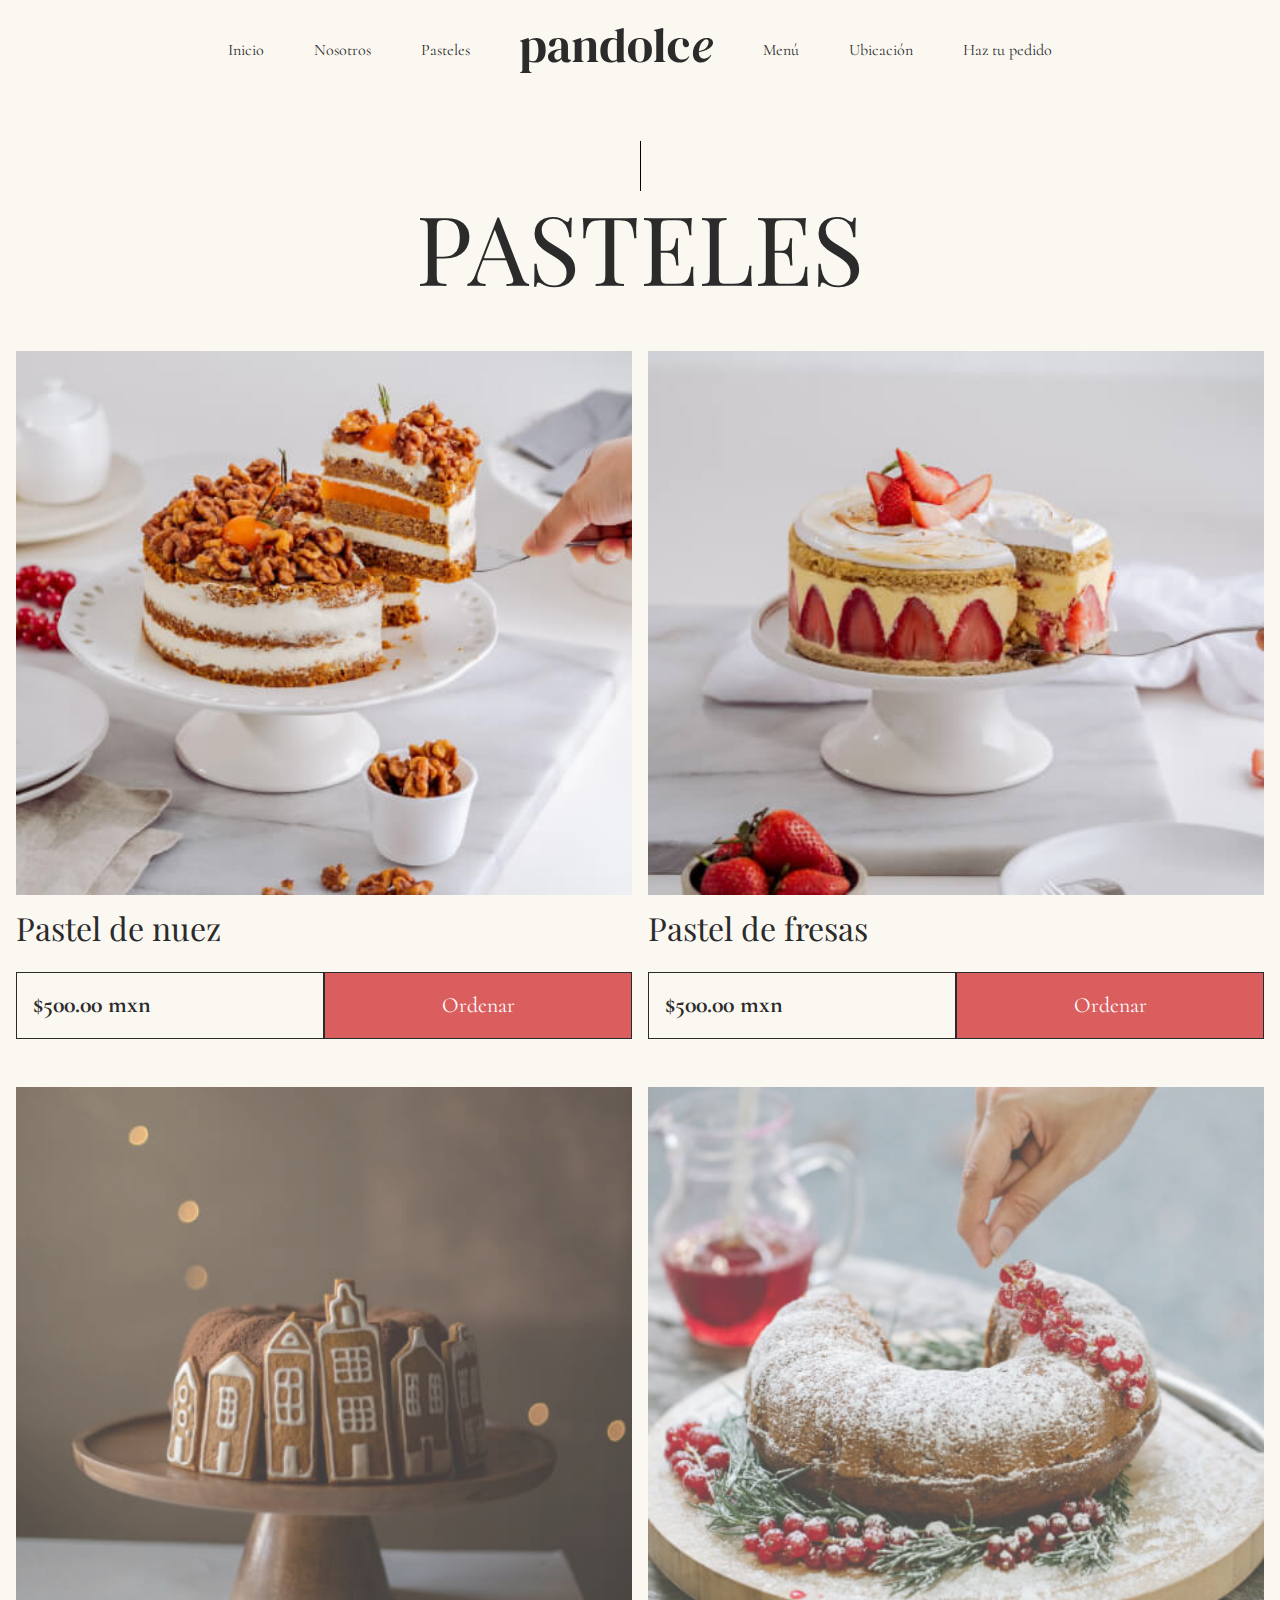
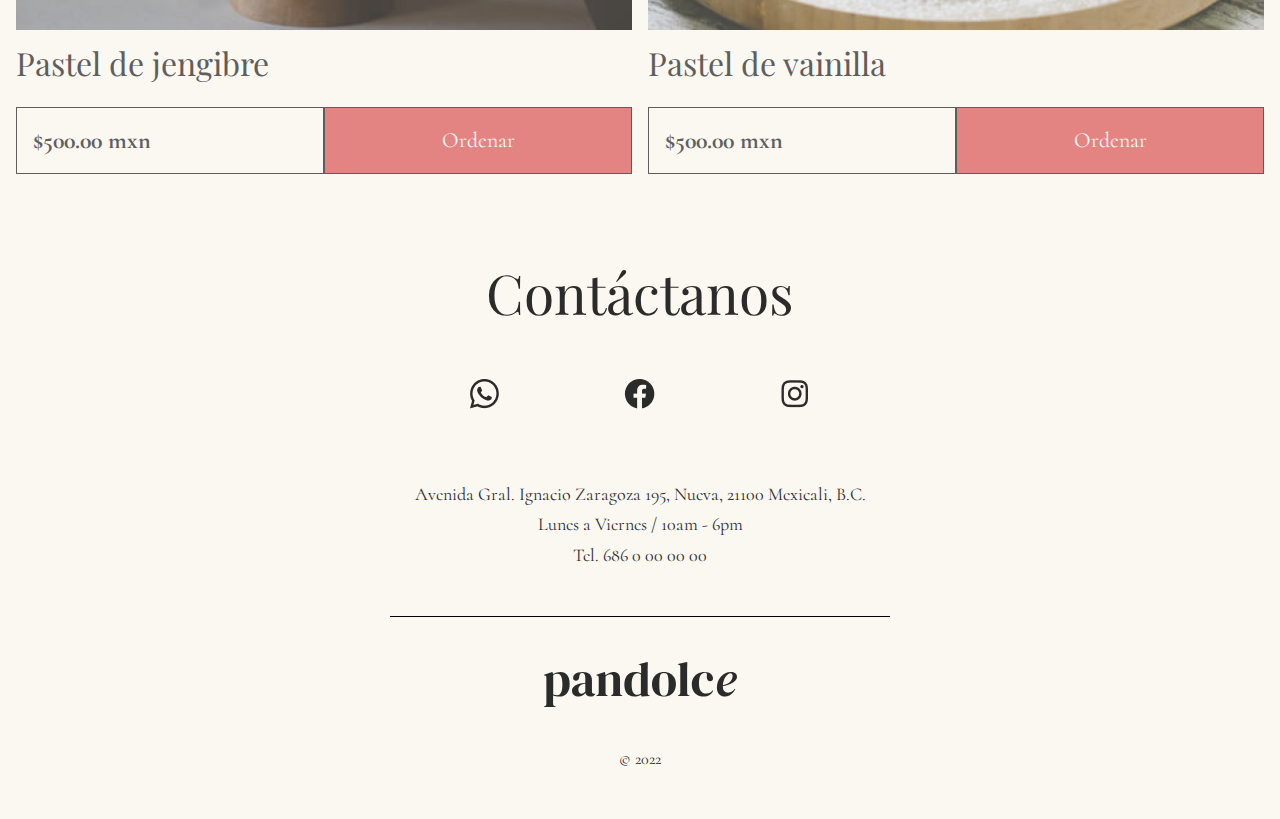
<file: 02 - HTML/pasteles.html>
<!DOCTYPE html>
<html lang="es">
<head>
    <meta charset="utf-8">
    <meta name="viewport" content="width=device-width, initial-scale=1 maximum-scale=1.0, user-scalable=no">
    <title>pandolce - Pastelería gourmet</title>
    <meta name="theme-color" content="#000000">
    <meta name="msapplication-navbutton-color" content="#000000">
    <meta name="apple-mobile-web-app-status-bar-style" content="black">
    <link rel="icon" sizes="192x192" href="assets/img/favicon/favicon-192.png">
    <link rel="stylesheet" media="screen" href="assets/css/style.css">
</head>

<body>
    <!-- Navbar -->
    <nav class="navbar">
        <div class="container">
            <div class="navbar-item">
                <a href="index.html">Inicio</a>
            </div>
            <div class="navbar-item">
                <a href="nosotros.html">Nosotros</a>
            </div>
            <div class="navbar-item">
                <a href="pasteles.html">Pasteles</a>
            </div>
            <div class="navbar-brand">
                <a href="index.html">
                    <img src="assets/img/pandolce.svg" alt="pandolce">
                </a>
            </div>
            <div class="navbar-item">
                <a href="index.html#menu">Menú</a>
            </div>
            <div class="navbar-item">
                <a href="nosotros.html#mapa">Ubicación</a>
            </div>
            <div class="navbar-item">
                <a href="contacto.html">Haz tu pedido</a>
            </div>
        </div>
    </nav>
    <!-- Seccion: Header -->
    <header class="header header--pasteles">
        <hr>
        <div class="container">
            <div class="portada">
                <h1 class="titulo-principal">PASTELES</h1>
            </div>
        </div>
    </header>
    <!-- Seccion: Listado de pasteles -->
    <div class="pasteles--listado">
        <div class="container">

            <div class="elemento">
                <img src="assets/img/pasteles/pastel-nuez.jpg" alt="Pastel de nuez">
                <div class="elemento--datos">
                    <div><h4>Pastel de nuez</h4></div>
                    <div><h5><b>$500.00 mxn</b></h5></div>
                    <div><a href="pastel-nuez.html" class="button btn-comprar">Ordenar</a></div>
                </div>
            </div>
            <div class="elemento">
                <img src="assets/img/pasteles/pastel-fresas.jpg" alt="Pastel de fresas">
                <div class="elemento--datos">
                    <div><h4>Pastel de fresas</h4></div>
                    <div><h5><b>$500.00 mxn</b></h5></div>
                    <div><a href="pastel-fresas.html" class="button btn-comprar">Ordenar</a></div>
                </div>
            </div>
            <div class="elemento no-disponible">
                <img src="assets/img/pasteles/pastel-jengibre.jpg" alt="Pastel de jengibre<">
                <div class="elemento--datos">
                    <div><h4>Pastel de jengibre</h4></div>
                    <div><h5><b>$500.00 mxn</b></h5></div>
                    <div><a href="#" class="button btn-comprar">Ordenar</a></div>
                </div>
            </div>
            <div class="elemento no-disponible">
                <img src="assets/img/pasteles/pastel-vainilla.jpg" alt="Pastel de vainilla ">
                <div class="elemento--datos">
                    <div><h4>Pastel de vainilla</h4></div>
                    <div><h5><b>$500.00 mxn</b></h5></div>
                    <div><a href="#" class="button btn-comprar">Ordenar</a></div>
                </div>
            </div>

        </div>
    </div>

    <!-- Seccion: Contactanos -->
    <div class="contactanos">
        <div class="container">
            <h3 class="titulo">Contáctanos</h3>

            <div class="enlaces">
                <div><a href="https://wa.me/" target="_noblank"><img src="assets/img/redes/whatsapp.png" alt=""></a></div>
                <div><a href="https://www.facebook.com/" target="_noblank"><img src="assets/img/redes/facebook.png" alt=""></a></div>
                <div><a href="https://www.instagram.com/?hl=es" target="_noblank"><img src="assets/img/redes/instagram.png" alt=""></a></div>
            </div>
            <p>Avenida Gral. Ignacio Zaragoza 195, Nueva, 21100 Mexicali, B.C.</p>
            <p>Lunes a Viernes / 10am - 6pm</p>
            <p>Tel. <a href="tel:6860000000">686 0 00 00 00</a></p>

            <hr>
        </div>
    </div>
    <!-- Footer -->
    <footer class="footer">
        <img src="assets/img/pandolce.svg" alt="pandolce">
        <p>© 2022</p>
    </footer>
    

</body>

</html>
</file>
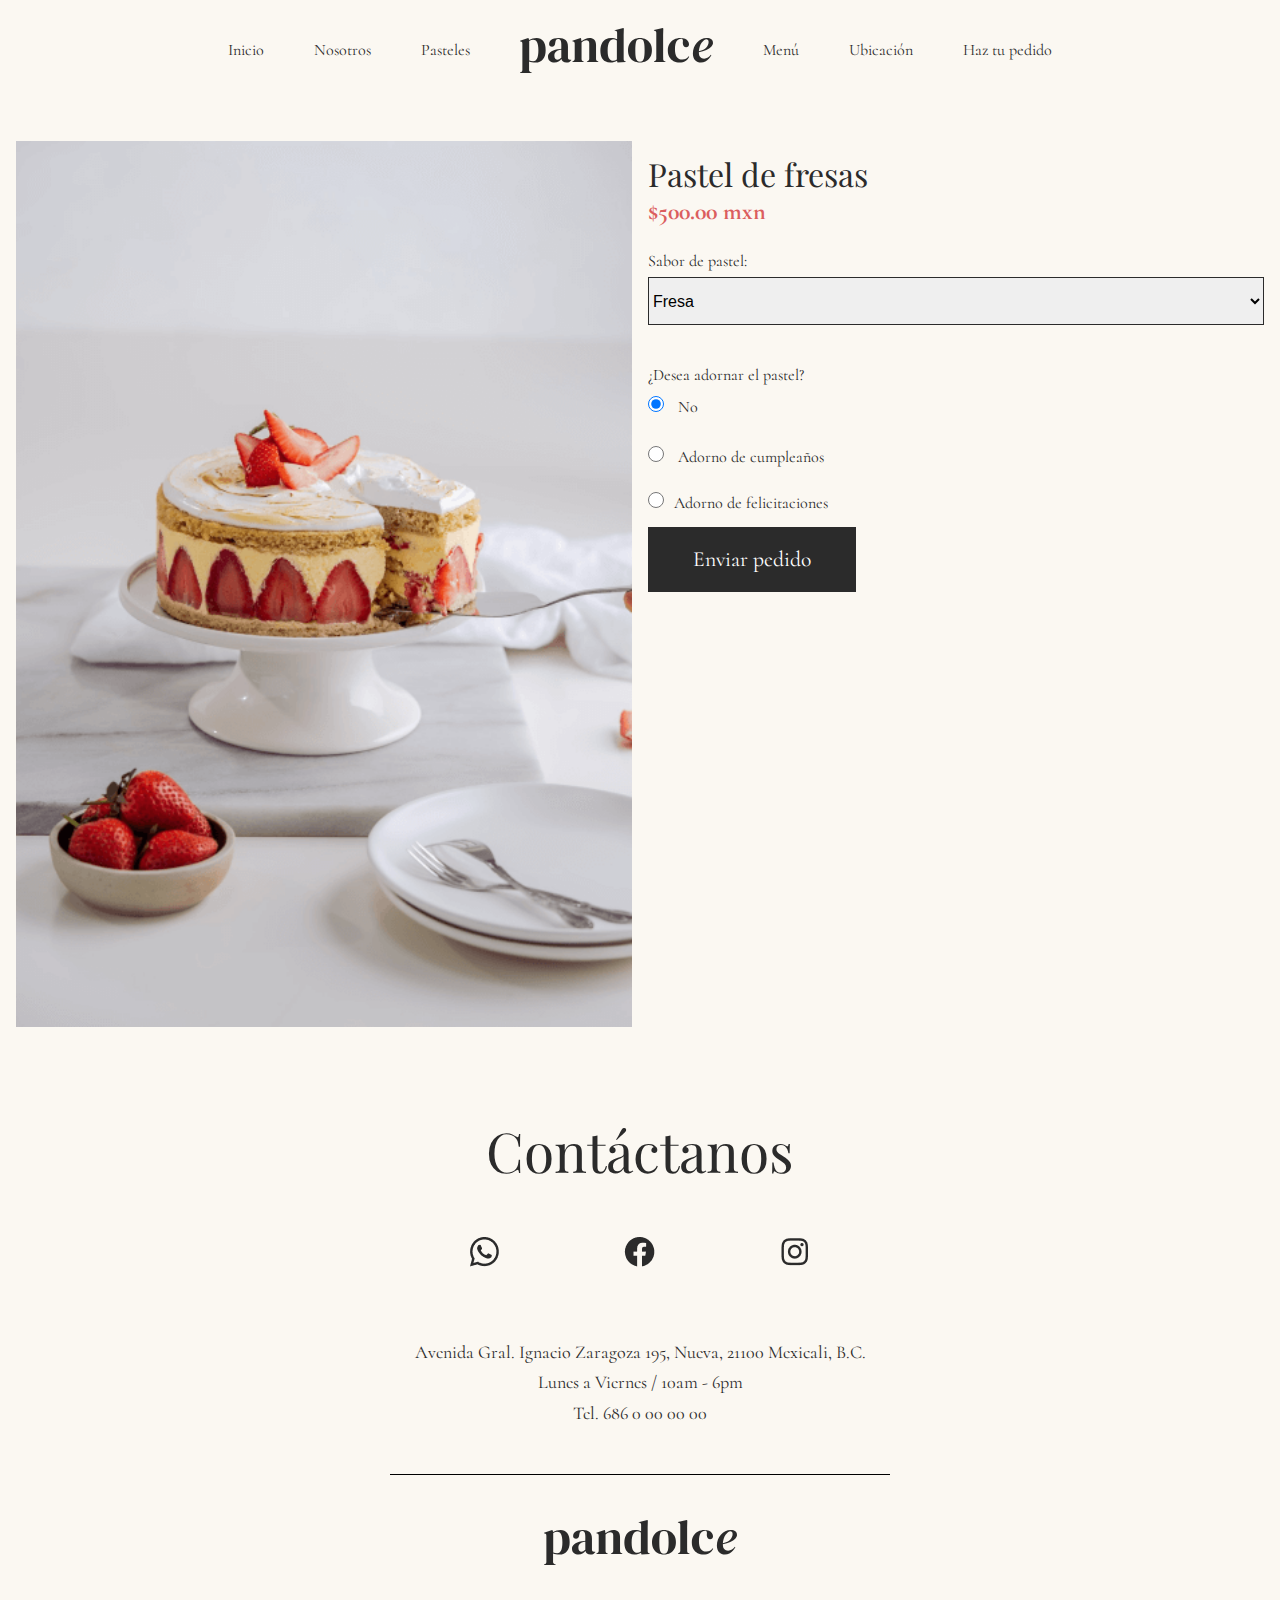
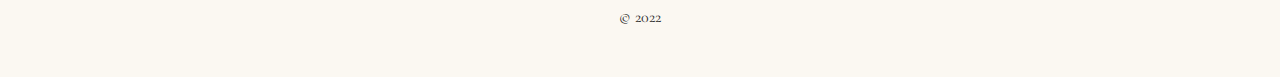
<file: 02 - HTML/pandolce/pastel-fresas.html>
<!DOCTYPE html>
<html lang="es">
<head>
    <meta charset="utf-8">
    <meta name="viewport" content="width=device-width, initial-scale=1 maximum-scale=1.0, user-scalable=no">
    <title>pandolce - Pastelería gourmet</title>
    <meta name="theme-color" content="#000000">
    <meta name="msapplication-navbutton-color" content="#000000">
    <meta name="apple-mobile-web-app-status-bar-style" content="black">
    <link rel="icon" sizes="192x192" href="assets/img/favicon/favicon-192.png">
    <link rel="stylesheet" media="screen" href="assets/css/style.css">
</head>

<body>
    <!-- Navbar -->
    <nav class="navbar">
        <div class="container">
            <div class="navbar-item">
                <a href="index.html">Inicio</a>
            </div>
            <div class="navbar-item">
                <a href="nosotros.html">Nosotros</a>
            </div>
            <div class="navbar-item">
                <a href="pasteles.html">Pasteles</a>
            </div>
            <div class="navbar-brand">
                <a href="index.html">
                    <img src="assets/img/pandolce.svg" alt="pandolce">
                </a>
            </div>
            <div class="navbar-item">
                <a href="index.html#menu">Menú</a>
            </div>
            <div class="navbar-item">
                <a href="nosotros.html#mapa">Ubicación</a>
            </div>
            <div class="navbar-item">
                <a href="contacto.html">Haz tu pedido</a>
            </div>
        </div>
    </nav>
    <!-- Seccion: Pastel individual -->
    <div class="pasteles--individual">
        <div class="container">

            <div class="elemento">
                <img src="assets/img/pasteles/portada-fresas.png" alt="Pastel de nuez">
            </div>

            <div class="elemento">
                <h4>Pastel de fresas</h4>
                <h5><b>$500.00 mxn</b></h5>
                <form action="">
                
                    <div class="campo">
                        <label for="sabores">Sabor de pastel:</label>
                        <select name="sabores" id="sabores">
                            <option>Fresa</option>
                            <option>Vainilla + Fresa</option>
                        </select>
                    </div>
                    <br>
                    <div class="campo">
                        <label for="">¿Desea adornar el pastel?</label><br>
                        <div class="elementos">
                            <div>
                                <input type="radio" id="no" name="adorno" checked>
                                <label for="no">No</label>
                                <br><br>
                                <input type="radio" id="adornocumple" name="adorno">
                                <label for="adornocumple">Adorno de cumpleaños</label>
                                <br><br>
                                <input type="radio" id="adornonormal" name="adorno">Adorno de felicitaciones</label>
                            </div>
                    
                        </div>
                    </div>
                    
                    <div class="campo">
                        <button class="button btn-negro" type="submit">Enviar pedido</button>
                    </div>

                
                </form>
            </div>

        </div>
    </div>

    <!-- Seccion: Contactanos -->
    <div class="contactanos">
        <div class="container">
            <h3 class="titulo">Contáctanos</h3>

            <div class="enlaces">
                <div><a href="https://wa.me/" target="_noblank"><img src="assets/img/redes/whatsapp.png" alt=""></a></div>
                <div><a href="https://www.facebook.com/" target="_noblank"><img src="assets/img/redes/facebook.png" alt=""></a></div>
                <div><a href="https://www.instagram.com/?hl=es" target="_noblank"><img src="assets/img/redes/instagram.png" alt=""></a></div>
            </div>
            <p>Avenida Gral. Ignacio Zaragoza 195, Nueva, 21100 Mexicali, B.C.</p>
            <p>Lunes a Viernes / 10am - 6pm</p>
            <p>Tel. <a href="tel:6860000000">686 0 00 00 00</a></p>

            <hr>
        </div>
    </div>
    <!-- Footer -->
    <footer class="footer">
        <img src="assets/img/pandolce.svg" alt="pandolce">
        <p>© 2022</p>
    </footer>
    

</body>

</html>
</file>
<file: 02 - HTML/pandolce/assets/css/style.css>
@import url('https://fonts.googleapis.com/css2?family=Cormorant:wght@400;700&family=Playfair+Display&family=Poppins:wght@400;600&display=swap');

html{line-height:1.15;-webkit-text-size-adjust:100%}h1{font-size:2em;margin:0}hr{box-sizing:content-box;height:0;overflow:visible}a{background-color:transparent}b,strong{font-weight:bolder}img{border-style:none}button,input,optgroup,select,textarea{font-family:inherit;font-size:100%;line-height:1.15;margin:0}button,input{overflow:visible}button,select{text-transform:none}[type=button],[type=reset],[type=submit],button{-webkit-appearance:button}[type=button]::-moz-focus-inner,[type=reset]::-moz-focus-inner,[type=submit]::-moz-focus-inner,button::-moz-focus-inner{border-style:none;padding:0}[type=button]:-moz-focusring,[type=reset]:-moz-focusring,[type=submit]:-moz-focusring,button:-moz-focusring{outline:1px dotted ButtonText}textarea{overflow:auto}[type=checkbox],[type=radio]{box-sizing:border-box;padding:0}[type=number]::-webkit-inner-spin-button,[type=number]::-webkit-outer-spin-button{height:auto}[type=search]{-webkit-appearance:textfield;outline-offset:-2px}[type=search]::-webkit-search-decoration{-webkit-appearance:none}::-webkit-file-upload-button{-webkit-appearance:button;font:inherit}[hidden]{display:none}
/* --# HTML #-- */
html,
body {
    padding: 0;
    margin: 0;
    font-family: 'Cormorant', Arial, sans-serif, serif;
    font-weight: normal;
    font-style: normal;
    font-size: 16px;
    color:#2B2B2B;
    background-color: #FBF8F2;
}
html {
    scroll-behavior: smooth;
}
/* --# Navbar #-- */
.navbar {
    background-color: transparent;
    padding: 28px 16px 18px;
}
.navbar .container {
    display: flex;
    flex-direction: row;
    flex-wrap: nowrap;
    align-content: center;
    justify-content: center;
    align-items: center;
    max-width: 1065px;
    width: 100%;
    margin: 0 auto;
    gap: 50px;
}
.navbar-brand img {
    width: 193px;
    height: auto;
    max-height: inherit;
    vertical-align: middle;
}
.navbar .navbar-item a {
    font-size: 1rem;
    color: #2B2B2B;
    text-decoration: none;
}
.navbar .navbar-item:hover, 
.navbar .navbar-item:active, 
.navbar .navbar-item:focus {
    text-decoration: underline;
}
/* --# Navbar #-- */
.footer {
    text-align: center;
    padding: 45px 25px 35px;
    background-color: transparent;
}
.footer img {
    max-width: 193px;
    width: 100%;
    margin-bottom: 23px;
}
/* --# Elementos #-- */
.titulo-principal {
    font-family: 'Playfair Display', serif;
    font-size: 6rem;
    font-weight: normal;
}
h2.titulo-principal {
    font-size: 4.85rem;
}
.titulo {
    font-family: 'Playfair Display', serif;
    font-size: 3.438rem;
    font-weight: normal;
}
.texto-blanco {
    color: #fff;
}
.button {
    display: inline-block;
    font-size: 1.35rem;
    padding: 20px 45px;
    text-decoration: none;
    border: 0;
}
.btn-blanco {
    color: #2B2B2B;
    background-color: #fff;
}
.btn-negro {
    color: #fff;
    background-color: #2B2B2B;
}
.btn-comprar {
    color: #fff;
    background-color: #DB5E5E;
}
.header {
    text-align: center;
    margin: 50px 0 50px;
}
.header h1, .header h2 {
    margin: 0;
}
.header hr {
    width: 1px;
    height: 50px;
    margin: 0 auto;
    border: 0;
    background-color: #000;
}
.header .container {
    max-width: 811px;
    width: 100%;
    margin: 0 auto;
    padding: 0 16px;
}
.header .imagen {
    display: flex;
    flex-direction: column;
    flex-wrap: wrap;
    align-content: center;
    justify-content: space-between;
    align-items: center;
    width: 100%;
    height: 811px;
    background-repeat: no-repeat;
    background-position: center;
    background-size: cover;
    background-attachment: fixed;
    padding: 16px;
}
.header .textos {
    padding: 0 100px;
}
.header .textos p {
    font-size: 1.5rem;
    text-align: left;
}
.header .textos p:not(:last-child) {
    margin-bottom: 1rem;
}
/* --# Seccion: Header #-- */
.header--homepage .imagen {
    background-image: url(../img/home/portada.jpg);
}
/* --# Seccion: Mini historia #-- */
.mini--historia {
    position: relative;
    background-color: #2B2B2B;
    padding: 50px 16px;
    margin: 140px 0;
}
.mini--historia .container {
    position: relative;
    display: flex;
    max-width: 1248px;
    width: 100%;
    margin: 0 auto;
    padding: 0 16px;
}
.mini--historia p {
    font-size: 1.35rem;
    line-height: 1.7;
    max-width: 545px;
    width: 100%;
}
.mini--historia .caja {
    width: 50%;
    padding: 0 30px 0 0;
}
.mini--historia img {
    position: absolute;
    top: 0;
    right: 0;
    bottom: 0;
    margin: auto 0 auto 0;
    width: calc(50% - 30px);
}
/* --# Seccion: Menu #-- */
.menu {
    text-align: center;
    margin: 0 auto 95px;
}
.menu .container {
    position: relative;
    max-width: 550px;
    width: 100%;
    margin: 0 auto;
    padding: 0 16px;
}
.menu .titulo {
    margin-bottom: 25px;
}
.menu hr {
    width: 1px;
    height: 50px;
    margin: 0 auto;
    border: 0;
    background-color: #000;
}
.menu h4 {
    font-size: 1.5rem;
    font-weight: bold;
    margin-bottom: 0;
}
.menu .producto:not(:last-child) {
    margin: 0 auto 35px;
}
.menu p {
    font-size: 1.15rem;
    margin: 5px auto 5px;
}
.menu p b {
    color: #DB5E5E;
    margin: 5px 0;
}
/* --# Seccion: Eventos #-- */
.eventos {
    position: relative;
    background-color: #2B2B2B;
    padding: 70px 16px;
    margin: 140px 0;
}
.eventos .container {
    position: relative;
    display: flex;
    justify-content: flex-end;
    max-width: 1248px;
    width: 100%;
    margin: 0 auto;
    padding: 0 16px;
}
.eventos p {
    font-size: 1.35rem;
    line-height: 1.7;
    max-width: 545px;
    width: 100%;
}
.eventos .caja {
    width: 50%;
    padding: 0 0 0 30px;
}
.eventos img {
    position: absolute;
    top: 0;
    left: 0;
    bottom: 0;
    margin: auto auto auto 0;
    width: calc(50% - 30px);
}
/* --# Seccion: Contactanos #-- */
.contactanos {
    text-align: center;
    padding: 0 16px;
}
.contactanos .enlaces {
    display: flex;
    flex-direction: row;
    flex-wrap: wrap;
    justify-content: center;
    gap: 125px;
    margin: 25px auto 70px;
}
.contactanos a {
    display: inline-block;
    color: #2B2B2B;
    text-decoration: none;
}
.contactanos p {
    font-size: 1.125rem;
    margin: 0 auto 10px;
}
.contactanos hr {
    max-width: 500px;
    width: 100%;
    height: 1px;
    margin: 50px auto 0;
    border: 0;
    background-color: #000;
}
/* --# Seccion: Nosotros #-- */
.header--nosotros .imagen {
    justify-content: flex-end;
    height: 504px;
    background-image: url(../img/nosotros/portada.png);
}
/* --# Seccion: Contacto #-- */
.header--contacto h2 {
    letter-spacing: 12px;
}
.formulario {
    margin: 50px 0 70px;
}
.formulario .container {
    max-width: 1248px;
    width: 100%;
    margin: 0 auto;
    padding: 0 16px;
}
.formulario form {
    display: flex;
    flex-direction: row;
    flex-wrap: wrap;
    gap: 16px;
}
.formulario .campo {
    flex: calc(50% - 32px);
    margin-bottom: 1rem;
}
.formulario .campo:nth-child(1), 
.formulario .campo:nth-child(4),
.formulario .campo:nth-child(7) {
    flex: 100%;
}
.formulario label {
    display: block;
    font-style: 1.5rem;
    margin-bottom: 10px;
}
.formulario select,
.formulario input {
    font-family: Arial, Helvetica, sans-serif;
    height: 3rem;
    border: 1px solid #2B2B2B;
    padding: 0 10px;
    width: 100%;
    box-sizing: border-box;
}
.formulario textarea {
    font-family: Arial, Helvetica, sans-serif;
    border: 1px solid #2B2B2B;
    width: 100%;
}
.formulario .elementos {
    display: flex;
    align-items: center;
    gap: 15px;
    height: 3rem;
}
.formulario .elementos > div {
    display: flex;
}
.formulario .elementos input {
    height: 1rem;
    width: 1rem;
    margin-right: 10px;
    margin-bottom: 0;
}
.formulario .button {
    display: block;
    margin: 0 auto;
}
form button {
    cursor: pointer;
}
/* --# Seccion: Listado de pasteles #-- */
.pasteles--listado {
    margin-bottom: 50px;
}
.pasteles--listado .container {
    display: flex;
    flex-direction: row;
    flex-wrap: wrap;
    max-width: 1248px;
    width: 100%;
    margin: 0 auto;
    padding: 0 16px;
    gap: 16px;
}
.pasteles--listado .elemento {
    flex: calc(50% - 32px);
    margin-bottom: 2rem;
}
.pasteles--listado .elemento.no-disponible {
    opacity: .75;
}
.pasteles--listado .elemento img {
    display: block;
    width: 100%;
}
.pasteles--listado .elemento--datos {
    display: flex;
    flex-direction: row;
    flex-wrap: wrap;
}
.pasteles--listado .elemento--datos div {
    flex: 100%;
}
.pasteles--listado .elemento--datos div:not(:nth-child(1)) {
    flex: calc(50% - 4px);
    border: 1px solid #2B2B2B;
}
.pasteles--listado .elemento div:first-child {
    border: 0;
}
.pasteles--listado .elemento h4 {
    font-family: 'Playfair Display', serif;
    font-size: 2rem;
    font-weight: normal;
    margin: 15px 0 25px;
}
.pasteles--listado .elemento h5 {
    display: flex;
    flex-direction: column;
    justify-content: center;
    height: 100%;
    font-size: 1.5rem;
    margin: 0;
    padding-left: 1rem;
}
.pasteles--listado .elemento a {
    display: block;
    text-align: center;
}
/* --# Seccion: Pastel individual #-- */
.pasteles--individual {
    margin: 50px 0 50px;
}
.pasteles--individual .container {
    display: flex;
    flex-direction: row;
    flex-wrap: wrap;
    max-width: 1248px;
    width: 100%;
    margin: 0 auto;
    padding: 0 16px;
    gap: 16px;
}
.pasteles--individual .elemento {
    flex: calc(50% - 32px);
    margin-bottom: 2rem;
}
.pasteles--individual .elemento img {
    width: 100%;
}
.pasteles--individual h4 {
    font-family: 'Playfair Display', serif;
    font-size: 2rem;
    font-weight: normal;
    margin: 15px 0 5px;
}
.pasteles--individual h5 {
    font-size: 1.5rem;
    color: #DB5E5E;
    margin: 0 0 20px;
}
.pasteles--individual .campo {
    margin-bottom: 15px;
}
.pasteles--individual label {
    font-style: 1.5rem;
    line-height: 2;
    margin-bottom: 10px;
}
.pasteles--individual select {
    font-family: Arial, Helvetica, sans-serif;
    height: 3rem;
    border: 1px solid #2B2B2B;
    width: 100%;
}
.pasteles--individual input {
    height: 1rem;
    width: 1rem;
    margin-right: 10px;
}

/* --# Seccion: Dashboard #-- */
.dashboard {
    font-family: 'Poppins', sans-serif;
    display: flex;
    flex-direction: row;
}
.dashboard .side {
    position: fixed;
    margin: 25px 0 25px 25px;
    height: calc(100% - 75px);
    max-height: 100%;
    width: 230px;
    padding: 2rem 1rem;
    background-color: #DB5E5E;
    overflow-y: overlay;
    border-radius: 24px;
}
.dashboard .side img {
    margin-bottom: 1.25rem;
}
.dashboard .side .navbar-item {
    margin-bottom: 12px;
}
.dashboard .side .navbar-item a {
    display: block;
    font-size: 1rem;
    text-decoration: none;
    color: #DB5E5E;
    background-color: #fff;
    padding: 12px 16px;
    border-radius: 12px;
}
.dashboard .contenido {
    width: calc(100% - 320px);
    margin-left: auto;
    padding: 1rem;
}
.dashboard .contenido .titulo {
    font-size: 2.2rem;
    font-weight: bold;
}
.dashboard .contenido .titulo span {
    color: #DB5E5E;
}
.dashboard table {
    font-size: .9rem;
    width: 100%;
    border-collapse: collapse;
}
.dashboard thead th {
    color: #fff;
    font-weight: 600;
    text-align: left;
    background-color: #DB5E5E;
    padding: 12px 10px;
}
.dashboard thead tr th:first-child {
    border-top-left-radius: 12px;
}
.dashboard thead tr th:last-child {
    border-top-right-radius: 12px;
}
.dashboard tbody td {
    text-align: left;
    padding: 22px 10px;
    border-bottom: 1px solid #DB5E5E;
}
.dashboard tbody a {
    color: #DB5E5E;
    text-decoration: none;
    border: 1px solid #DB5E5E;
    padding: 6px 32px;
    border-radius: 10px;
}
.dashboard tbody .cantidades,
.dashboard tbody .estado {
    display: inline-block;
    font-weight: 600;
    padding: 12px 24px;
    border-radius: 12px;
}
.dashboard tbody .estado.activo {
    color: #fff;
    background-color: #5EDB90;
}
.dashboard tbody .estado.no-activo {
    color: #2B2B2B;
    background-color: #cfc9c9;
}
.dashboard tbody .cantidades.cantidad-100 {
    color: #fff;
    background-color: #5EDB90;
}
.dashboard tbody .cantidades.cantidad-50 {
    color: #fff;
    background-color: #DD9325;
}
.dashboard tbody .cantidades.cantidad-40 {
    color: #fff;
    background-color: #C53131;
}
.mini-tabla p {
    margin-bottom: 3px;
}
.mini-tabla div {
    margin-bottom: 10px;
}
/* --# Seccion: XXXXXXXXX #-- */
/* --# Seccion: XXXXXXXXX #-- */











/* --# Responsivo #-- */
@media (max-width:1441px) {
}
@media (max-width:1367px) {
}
@media (min-width:1024px) {
}
@media (max-width:1023px) {
    /* --# Seccion: Header #-- */
    /* --# Seccion: Header #-- */
    /* --# Seccion: Header #-- */
    /* --# Seccion: Header #-- */
    /* --# Seccion: Header #-- */
}
@media (max-width:991px) {
}
@media (min-width: 769px) {
    
}
@media (max-width: 768px) {
}
@media (max-width: 575px) {
}
@media (max-width: 376px) {}
</file>
<file: 02 - HTML/assets/css/style.css>
@import url('https://fonts.googleapis.com/css2?family=Cormorant:wght@400;700&family=Playfair+Display&display=swap');


/*! normalize.css v8.0.1 | MIT License | github.com/necolas/normalize.css */html{line-height:1.15;-webkit-text-size-adjust:100%}body{margin:0}main{display:block}h1{font-size:2em;margin:0}hr{box-sizing:content-box;height:0;overflow:visible}pre{font-family:monospace,monospace;font-size:1em}a{background-color:transparent}abbr[title]{border-bottom:none;text-decoration:underline;text-decoration:underline dotted}b,strong{font-weight:bolder}code,kbd,samp{font-family:monospace,monospace;font-size:1em}small{font-size:80%}sub,sup{font-size:75%;line-height:0;position:relative;vertical-align:baseline}sub{bottom:-.25em}sup{top:-.5em}img{border-style:none}button,input,optgroup,select,textarea{font-family:inherit;font-size:100%;line-height:1.15;margin:0}button,input{overflow:visible}button,select{text-transform:none}[type=button],[type=reset],[type=submit],button{-webkit-appearance:button}[type=button]::-moz-focus-inner,[type=reset]::-moz-focus-inner,[type=submit]::-moz-focus-inner,button::-moz-focus-inner{border-style:none;padding:0}[type=button]:-moz-focusring,[type=reset]:-moz-focusring,[type=submit]:-moz-focusring,button:-moz-focusring{outline:1px dotted ButtonText}fieldset{padding:.35em .75em .625em}legend{box-sizing:border-box;color:inherit;display:table;max-width:100%;padding:0;white-space:normal}progress{vertical-align:baseline}textarea{overflow:auto}[type=checkbox],[type=radio]{box-sizing:border-box;padding:0}[type=number]::-webkit-inner-spin-button,[type=number]::-webkit-outer-spin-button{height:auto}[type=search]{-webkit-appearance:textfield;outline-offset:-2px}[type=search]::-webkit-search-decoration{-webkit-appearance:none}::-webkit-file-upload-button{-webkit-appearance:button;font:inherit}details{display:block}summary{display:list-item}template{display:none}[hidden]{display:none}

/* --# HTML #-- */
html,
body {
    padding: 0;
    margin: 0;
    font-family: 'Cormorant', Arial, sans-serif, serif;
    font-weight: normal;
    font-style: normal;
    font-size: 16px;
    color:#2B2B2B;
    background-color: #FBF8F2;
}
html {
    scroll-behavior: smooth;
}
/* --# Navbar #-- */
.navbar {
    background-color: transparent;
    padding: 28px 16px 18px;
}
.navbar .container {
    display: flex;
    flex-direction: row;
    flex-wrap: nowrap;
    align-content: center;
    justify-content: center;
    align-items: center;
    max-width: 1065px;
    width: 100%;
    margin: 0 auto;
    gap: 50px;
}
.navbar-brand img {
    width: 193px;
    height: auto;
    max-height: inherit;
    vertical-align: middle;
}
.navbar .navbar-item a {
    font-size: 1rem;
    color: #2B2B2B;
    text-decoration: none;
}
.navbar .navbar-item:hover, 
.navbar .navbar-item:active, 
.navbar .navbar-item:focus {
    text-decoration: underline;
}
/* --# Navbar #-- */
.footer {
    text-align: center;
    padding: 45px 25px 35px;
    background-color: transparent;
}
.footer img {
    max-width: 193px;
    width: 100%;
    margin-bottom: 23px;
}
/* --# Elementos #-- */
.titulo-principal {
    font-family: 'Playfair Display', serif;
    font-size: 6rem;
    font-weight: normal;
}
h2.titulo-principal {
    font-size: 4.85rem;
}
.titulo {
    font-family: 'Playfair Display', serif;
    font-size: 3.438rem;
    font-weight: normal;
}
.texto-blanco {
    color: #fff;
}
.button {
    display: inline-block;
    font-size: 1.35rem;
    padding: 20px 45px;
    text-decoration: none;
    border: 0;
}
.btn-blanco {
    color: #2B2B2B;
    background-color: #fff;
}
.btn-negro {
    color: #fff;
    background-color: #2B2B2B;
}
.btn-comprar {
    color: #fff;
    background-color: #DB5E5E;
}
.header {
    text-align: center;
    margin: 50px 0 50px;
}
.header h1, .header h2 {
    margin: 0;
}
.header hr {
    width: 1px;
    height: 50px;
    margin: 0 auto;
    border: 0;
    background-color: #000;
}
.header .container {
    max-width: 811px;
    width: 100%;
    margin: 0 auto;
    padding: 0 16px;
}
.header .imagen {
    display: flex;
    flex-direction: column;
    flex-wrap: wrap;
    align-content: center;
    justify-content: space-between;
    align-items: center;
    width: 100%;
    height: 811px;
    background-repeat: no-repeat;
    background-position: center;
    background-size: cover;
    background-attachment: fixed;
    padding: 16px;
}
.header .textos {
    padding: 0 100px;
}
.header .textos p {
    font-size: 1.5rem;
    text-align: left;
}
.header .textos p:not(:last-child) {
    margin-bottom: 1rem;
}
/* --# Seccion: Header #-- */
.header--homepage .imagen {
    background-image: url(../img/home/portada.jpg);
}
/* --# Seccion: Mini historia #-- */
.mini--historia {
    position: relative;
    background-color: #2B2B2B;
    padding: 50px 16px;
    margin: 140px 0;
}
.mini--historia .container {
    position: relative;
    display: flex;
    max-width: 1248px;
    width: 100%;
    margin: 0 auto;
    padding: 0 16px;
}
.mini--historia p {
    font-size: 1.35rem;
    line-height: 1.7;
    max-width: 545px;
    width: 100%;
}
.mini--historia .caja {
    width: 50%;
    padding: 0 30px 0 0;
}
.mini--historia img {
    position: absolute;
    top: 0;
    right: 0;
    bottom: 0;
    margin: auto 0 auto 0;
    width: calc(50% - 30px);
}
/* --# Seccion: Menu #-- */
.menu {
    text-align: center;
    margin: 0 auto 95px;
}
.menu .container {
    position: relative;
    max-width: 550px;
    width: 100%;
    margin: 0 auto;
    padding: 0 16px;
}
.menu .titulo {
    margin-bottom: 25px;
}
.menu hr {
    width: 1px;
    height: 50px;
    margin: 0 auto;
    border: 0;
    background-color: #000;
}
.menu h4 {
    font-size: 1.5rem;
    font-weight: bold;
    margin-bottom: 0;
}
.menu .producto:not(:last-child) {
    margin: 0 auto 35px;
}
.menu p {
    font-size: 1.15rem;
    margin: 5px auto 5px;
}
.menu p b {
    color: #DB5E5E;
    margin: 5px 0;
}
/* --# Seccion: Eventos #-- */
.eventos {
    position: relative;
    background-color: #2B2B2B;
    padding: 70px 16px;
    margin: 140px 0;
}
.eventos .container {
    position: relative;
    display: flex;
    justify-content: flex-end;
    max-width: 1248px;
    width: 100%;
    margin: 0 auto;
    padding: 0 16px;
}
.eventos p {
    font-size: 1.35rem;
    line-height: 1.7;
    max-width: 545px;
    width: 100%;
}
.eventos .caja {
    width: 50%;
    padding: 0 0 0 30px;
}
.eventos img {
    position: absolute;
    top: 0;
    left: 0;
    bottom: 0;
    margin: auto auto auto 0;
    width: calc(50% - 30px);
}
/* --# Seccion: Contactanos #-- */
.contactanos {
    text-align: center;
    padding: 0 16px;
}
.contactanos .enlaces {
    display: flex;
    flex-direction: row;
    flex-wrap: wrap;
    justify-content: center;
    gap: 125px;
    margin: 25px auto 70px;
}
.contactanos a {
    display: inline-block;
    color: #2B2B2B;
    text-decoration: none;
}
.contactanos p {
    font-size: 1.125rem;
    margin: 0 auto 10px;
}
.contactanos hr {
    max-width: 500px;
    width: 100%;
    height: 1px;
    margin: 50px auto 0;
    border: 0;
    background-color: #000;
}
/* --# Seccion: Nosotros #-- */
.header--nosotros .imagen {
    justify-content: flex-end;
    height: 504px;
    background-image: url(../img/nosotros/portada.png);
}
/* --# Seccion: Contacto #-- */
.header--contacto h2 {
    letter-spacing: 12px;
}
.formulario {
    margin: 50px 0 70px;
}
.formulario .container {
    max-width: 1248px;
    width: 100%;
    margin: 0 auto;
    padding: 0 16px;
}
.formulario form {
    display: flex;
    flex-direction: row;
    flex-wrap: wrap;
    gap: 16px;
}
.formulario .campo {
    flex: calc(50% - 32px);
    margin-bottom: 1rem;
}
.formulario .campo:nth-child(1), 
.formulario .campo:nth-child(4),
.formulario .campo:nth-child(7) {
    flex: 100%;
}
.formulario label {
    display: block;
    font-style: 1.5rem;
    margin-bottom: 10px;
}
.formulario select,
.formulario input {
    font-family: Arial, Helvetica, sans-serif;
    height: 3rem;
    border: 1px solid #2B2B2B;
    width: 100%;
}
.formulario textarea {
    font-family: Arial, Helvetica, sans-serif;
    border: 1px solid #2B2B2B;
    width: 100%;
}
.formulario .elementos {
    display: flex;
    align-items: center;
    gap: 15px;
    height: 3rem;
}
.formulario .elementos > div {
    display: flex;
}
.formulario .elementos input {
    height: 1rem;
    width: 1rem;
    margin-right: 10px;
    margin-bottom: 0;
}
.formulario .button {
    display: block;
    margin: 0 auto;
}
form button {
    cursor: pointer;
}
/* --# Seccion: Listado de pasteles #-- */
.pasteles--listado {
    margin-bottom: 50px;
}
.pasteles--listado .container {
    display: flex;
    flex-direction: row;
    flex-wrap: wrap;
    max-width: 1248px;
    width: 100%;
    margin: 0 auto;
    padding: 0 16px;
    gap: 16px;
}
.pasteles--listado .elemento {
    flex: calc(50% - 32px);
    margin-bottom: 2rem;
}
.pasteles--listado .elemento.no-disponible {
    opacity: .75;
}
.pasteles--listado .elemento img {
    display: block;
    width: 100%;
}
.pasteles--listado .elemento--datos {
    display: flex;
    flex-direction: row;
    flex-wrap: wrap;
}
.pasteles--listado .elemento--datos div {
    flex: 100%;
}
.pasteles--listado .elemento--datos div:not(:nth-child(1)) {
    flex: calc(50% - 4px);
    border: 1px solid #2B2B2B;
}
.pasteles--listado .elemento div:first-child {
    border: 0;
}
.pasteles--listado .elemento h4 {
    font-family: 'Playfair Display', serif;
    font-size: 2rem;
    font-weight: normal;
    margin: 15px 0 25px;
}
.pasteles--listado .elemento h5 {
    display: flex;
    flex-direction: column;
    justify-content: center;
    height: 100%;
    font-size: 1.5rem;
    margin: 0;
    padding-left: 1rem;
}
.pasteles--listado .elemento a {
    display: block;
    text-align: center;
}
/* --# Seccion: Pastel individual #-- */
.pasteles--individual {
    margin: 50px 0 50px;
}
.pasteles--individual .container {
    display: flex;
    flex-direction: row;
    flex-wrap: wrap;
    max-width: 1248px;
    width: 100%;
    margin: 0 auto;
    padding: 0 16px;
    gap: 16px;
}
.pasteles--individual .elemento {
    flex: calc(50% - 32px);
    margin-bottom: 2rem;
}
.pasteles--individual .elemento img {
    width: 100%;
}
.pasteles--individual h4 {
    font-family: 'Playfair Display', serif;
    font-size: 2rem;
    font-weight: normal;
    margin: 15px 0 5px;
}
.pasteles--individual h5 {
    font-size: 1.5rem;
    color: #DB5E5E;
    margin: 0 0 20px;
}
.pasteles--individual .campo {
    margin-bottom: 15px;
}
.pasteles--individual label {
    font-style: 1.5rem;
    line-height: 2;
    margin-bottom: 10px;
}
.pasteles--individual select {
    font-family: Arial, Helvetica, sans-serif;
    height: 3rem;
    border: 1px solid #2B2B2B;
    width: 100%;
}
.pasteles--individual input {
    height: 1rem;
    width: 1rem;
    margin-right: 10px;
}

/* --# Seccion: Dashboard #-- */
/* --# Seccion: XXXXXXXXX #-- */
/* --# Seccion: XXXXXXXXX #-- */











/* --# Responsivo #-- */
@media (max-width:1441px) {
}
@media (max-width:1367px) {
}
@media (min-width:1024px) {
}
@media (max-width:1023px) {
    /* --# Seccion: Header #-- */
    /* --# Seccion: Header #-- */
    /* --# Seccion: Header #-- */
    /* --# Seccion: Header #-- */
    /* --# Seccion: Header #-- */
}
@media (max-width:991px) {
}
@media (min-width: 769px) {
    
}
@media (max-width: 768px) {
}
@media (max-width: 575px) {
}
@media (max-width: 376px) {}
</file>
